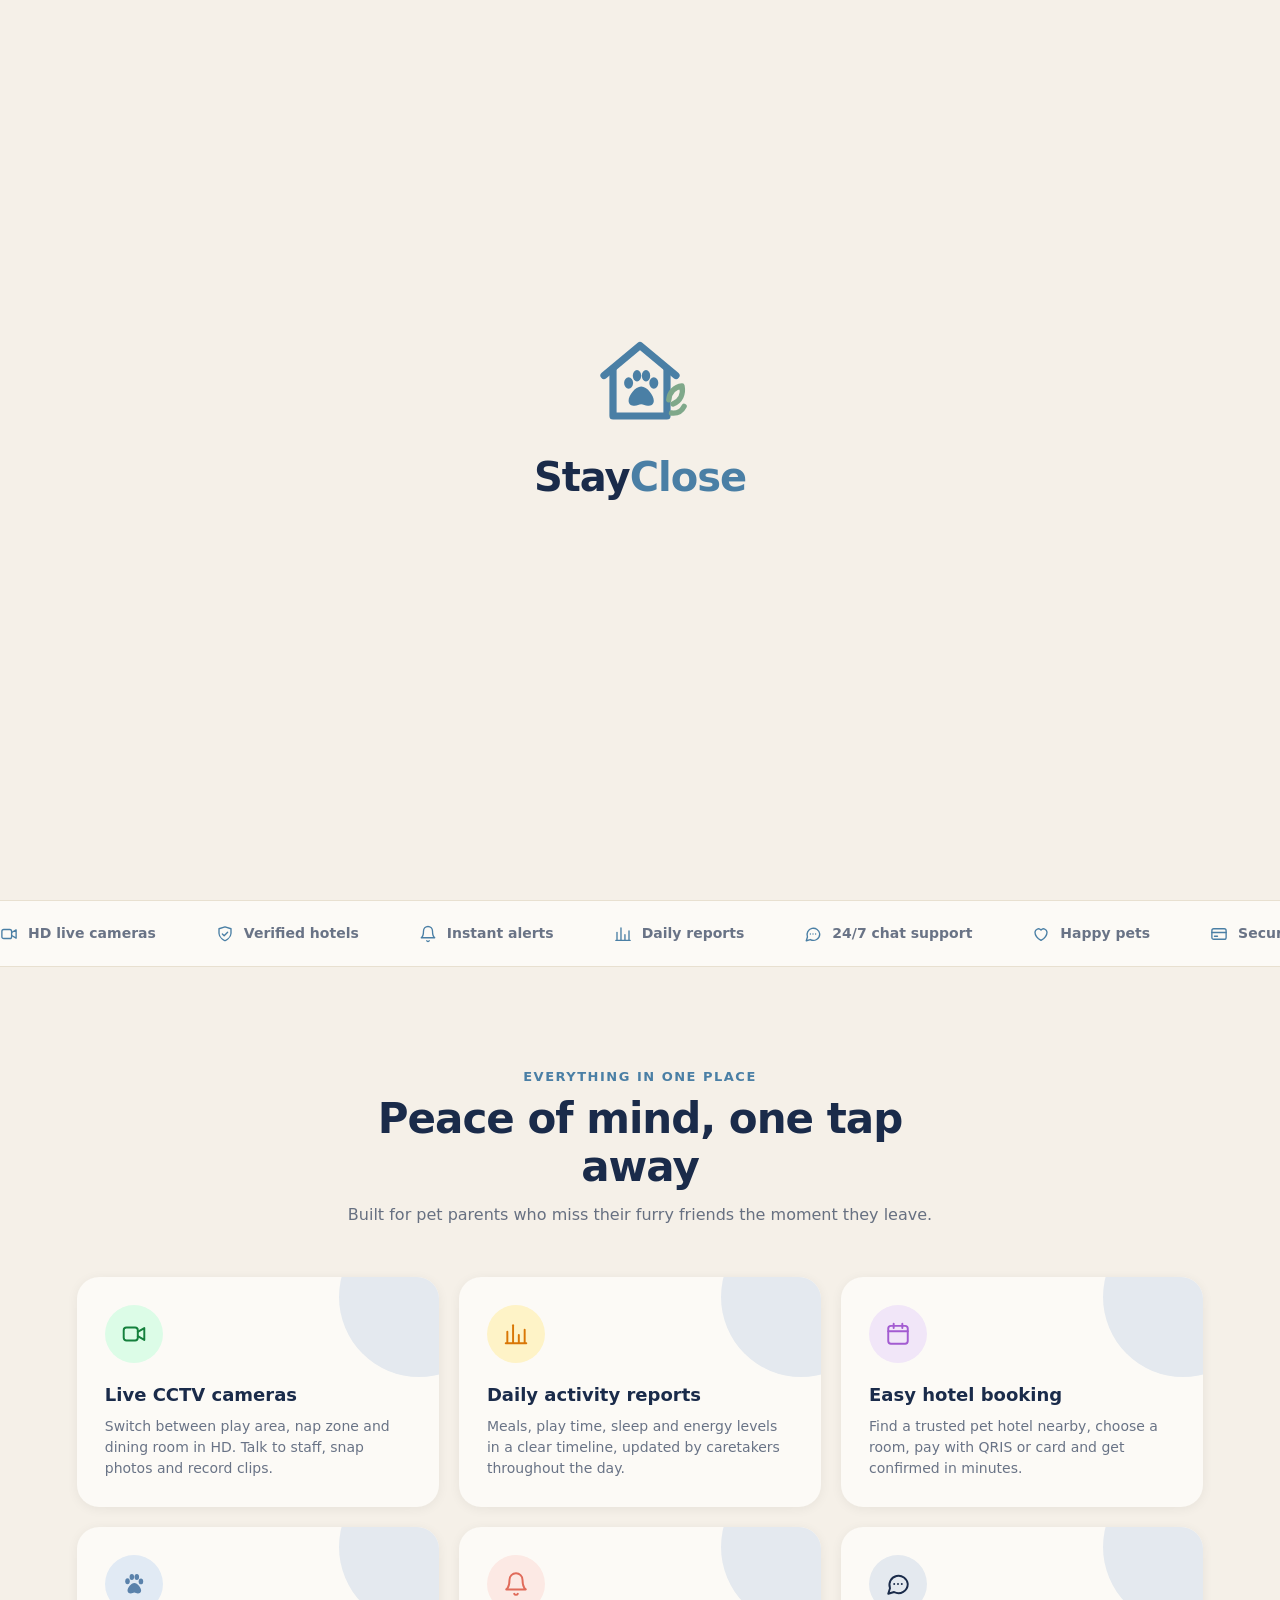
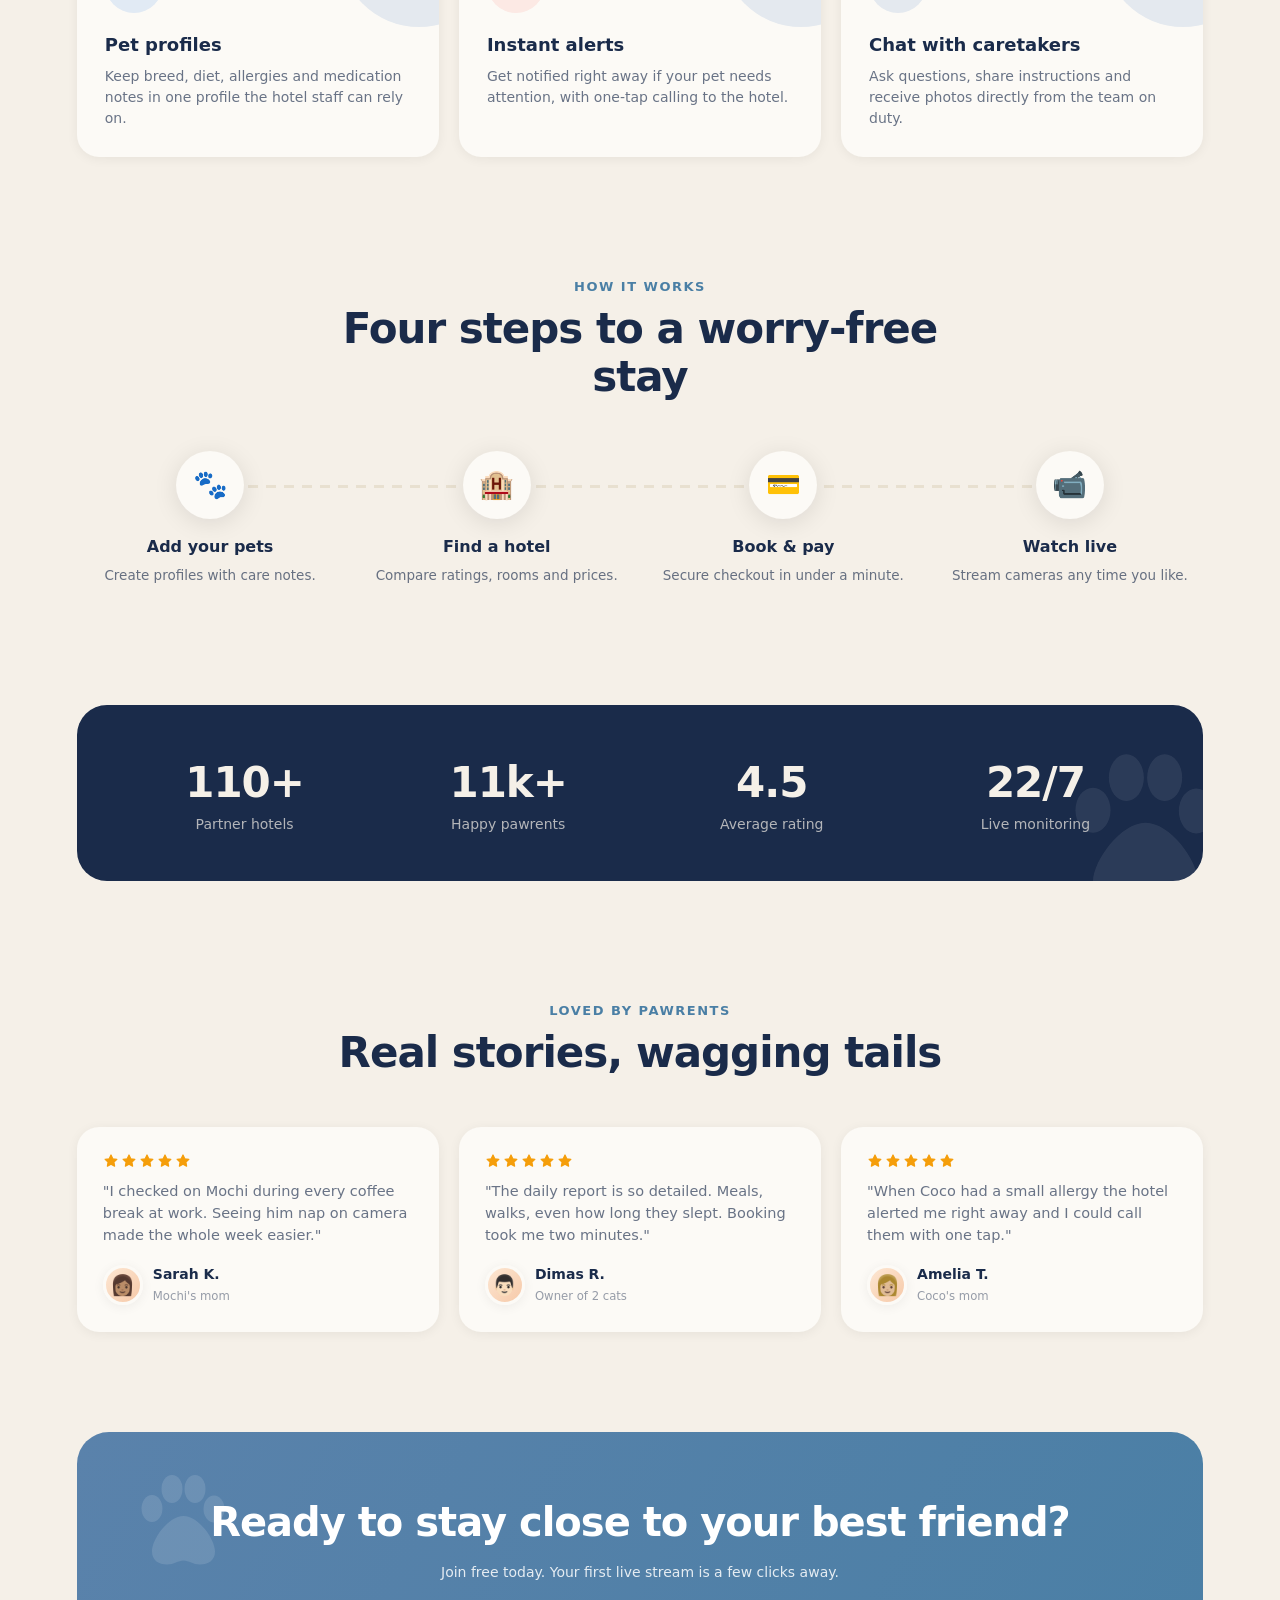
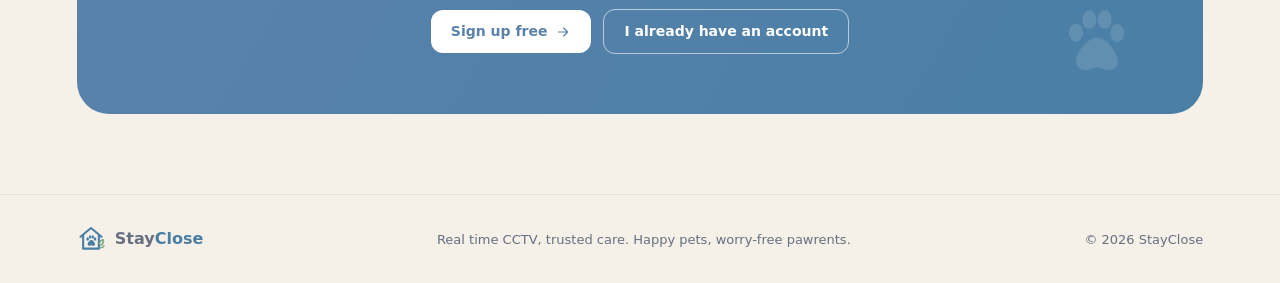
<file: index.html>
<!DOCTYPE html>
<html lang="en">
<head>
  <meta charset="UTF-8">
  <meta name="viewport" content="width=device-width, initial-scale=1.0">
  <title>StayClose — Smart Pet Hotel Monitoring</title>
  <meta name="description" content="Real-time CCTV, trusted care. Watch your pets live while they stay at the pet hotel.">
  <link rel="stylesheet" href="css/style.css">
  <link rel="stylesheet" href="css/landing.css">
</head>
<body data-page="intro" data-public="true">

  <!-- Splash intro -->
  <div class="splash" id="splash">
    <div class="splash-inner">
      <svg class="splash-logo icon" viewBox="0 0 32 32"><use href="#i-logo"></use></svg>
      <div class="splash-name">Stay<span>Close</span></div>
      <div class="splash-steps" id="splashSteps"></div>
    </div>
  </div>

  <!-- Nav -->
  <header class="l-nav" id="lnav">
    <a class="l-brand" href="index.html"><svg class="icon"><use href="#i-logo"></use></svg><span class="bn">Stay<span>Close</span></span></a>
    <nav class="l-links">
      <a href="#features">Features</a>
      <a href="#how">How it works</a>
      <a href="#love">Reviews</a>
    </nav>
    <div class="row" id="navCtas">
      <a class="btn btn-ghost" href="login.html">Log in</a>
      <a class="btn btn-primary" href="signup.html">Get started</a>
    </div>
  </header>

  <!-- Hero -->
  <section class="hero">
    <div class="hero-blob" style="width:420px;height:420px;background:#D6E3EF;left:-120px;top:80px"></div>
    <div class="hero-blob" style="width:360px;height:360px;background:#F6DFC4;right:-80px;bottom:-40px;animation-delay:-4s"></div>

    <div>
      <span class="eyebrow reveal"><span class="badge badge-red"><span class="live-dot"></span>LIVE</span> 24/7 CCTV at partner pet hotels</span>
      <h1 id="heroTitle">
        <span class="word">Away</span> <span class="word">from</span> <span class="word">home,</span><br>
        <span class="word">still</span> <span class="word hl">close.
          <svg viewBox="0 0 200 14" preserveAspectRatio="none"><path d="M3 10 C 50 2, 150 2, 197 9" stroke="#F59E0B" stroke-width="4" fill="none" stroke-linecap="round"/></svg>
        </span>
      </h1>
      <p class="lead reveal">StayClose connects you to your pet's hotel room in real time. Watch live cameras, read daily activity reports, chat with caretakers and book your next stay, all in one cozy place.</p>
      <div class="hero-ctas reveal">
        <a class="btn btn-primary" href="signup.html" id="heroCta">Create free account <svg class="icon arrow"><use href="#i-arrowRight"></use></svg></a>
        <a class="btn btn-outline" href="login.html?demo=1"><svg class="icon"><use href="#i-play"></use></svg> Try the demo</a>
      </div>
      <div class="trust reveal">
        <div class="faces"><span>👩🏻</span><span>👨🏽</span><span>👩🏾</span><span>🧑🏼</span></div>
        <div><b style="color:var(--text)">12,000+ pawrents</b><br>sleep easier with StayClose</div>
      </div>
    </div>

    <div class="scene reveal" id="scene">
      <div class="scene-card" id="sceneCard">
        <div class="scene-room">
          <div class="scene-window"><div class="sun"></div><div class="cloud"></div></div>
          <div class="scene-lamp"><div class="glow"></div><div class="shade"></div><div class="pole"></div></div>
          <div class="scene-plant">🪴</div>
          <div class="scene-bed"></div>
          <div class="scene-dog" id="dog" title="Pet me!">🐕</div>
          <div class="scene-cat" id="cat" title="Pet me!">🐈</div>
          <div class="scene-ball"></div>
          <div id="hearts"></div>
        </div>
        <div class="scan"></div>
        <div class="cam-hud"><span class="tag red"><span class="live-dot" style="background:#fff"></span>LIVE</span><span class="tag">1080p</span><span class="tag">Nap Zone</span></div>
        <div class="cam-time" id="camTime"></div>
      </div>
      <div class="float-card fc-1"><span class="tile sm t-green"><svg class="icon"><use href="#i-fork"></use></svg></span><div><b>Brownie ate breakfast</b><small>2 min ago</small></div></div>
      <div class="float-card fc-3"><span class="tile sm t-blue"><svg class="icon"><use href="#i-moon"></use></svg></span><div><b>Luna is napping</b><small>Nap Zone</small></div></div>
      <div class="float-card fc-2"><span class="tile sm t-orange"><svg class="icon"><use href="#i-heart"></use></svg></span><div><b>Mood: Happy</b><small>Energy level high</small></div></div>
    </div>
  </section>

  <div class="marquee"><div class="marquee-track" id="marquee"></div></div>

  <!-- Features -->
  <section class="l-section" id="features">
    <div class="l-head reveal">
      <div class="kicker">Everything in one place</div>
      <h2>Peace of mind, one tap away</h2>
      <p>Built for pet parents who miss their furry friends the moment they leave.</p>
    </div>
    <div class="features">
      <div class="feature reveal"><span class="tile lg t-green"><svg class="icon"><use href="#i-video"></use></svg></span><h3>Live CCTV cameras</h3><p>Switch between play area, nap zone and dining room in HD. Talk to staff, snap photos and record clips.</p></div>
      <div class="feature reveal"><span class="tile lg t-orange"><svg class="icon"><use href="#i-chart"></use></svg></span><h3>Daily activity reports</h3><p>Meals, play time, sleep and energy levels in a clear timeline, updated by caretakers throughout the day.</p></div>
      <div class="feature reveal"><span class="tile lg t-purple"><svg class="icon"><use href="#i-calendar"></use></svg></span><h3>Easy hotel booking</h3><p>Find a trusted pet hotel nearby, choose a room, pay with QRIS or card and get confirmed in minutes.</p></div>
      <div class="feature reveal"><span class="tile lg t-blue"><svg class="icon"><use href="#i-paw"></use></svg></span><h3>Pet profiles</h3><p>Keep breed, diet, allergies and medication notes in one profile the hotel staff can rely on.</p></div>
      <div class="feature reveal"><span class="tile lg t-red"><svg class="icon"><use href="#i-bell"></use></svg></span><h3>Instant alerts</h3><p>Get notified right away if your pet needs attention, with one-tap calling to the hotel.</p></div>
      <div class="feature reveal"><span class="tile lg t-navy"><svg class="icon"><use href="#i-chat"></use></svg></span><h3>Chat with caretakers</h3><p>Ask questions, share instructions and receive photos directly from the team on duty.</p></div>
    </div>
  </section>

  <!-- How it works -->
  <section class="l-section" id="how" style="padding-top:20px">
    <div class="l-head reveal">
      <div class="kicker">How it works</div>
      <h2>Four steps to a worry-free stay</h2>
    </div>
    <div class="steps">
      <div class="step reveal"><div class="num">🐾</div><h4>Add your pets</h4><p>Create profiles with care notes.</p></div>
      <div class="step reveal"><div class="num">🏨</div><h4>Find a hotel</h4><p>Compare ratings, rooms and prices.</p></div>
      <div class="step reveal"><div class="num">💳</div><h4>Book & pay</h4><p>Secure checkout in under a minute.</p></div>
      <div class="step reveal"><div class="num">📹</div><h4>Watch live</h4><p>Stream cameras any time you like.</p></div>
    </div>
  </section>

  <section class="l-section" style="padding-top:20px">
    <div class="stats reveal">
      <svg class="icon paw paw-bg"><use href="#i-paw"></use></svg>
      <div class="stat"><b data-count="120" data-suffix="+">0</b><span>Partner hotels</span></div>
      <div class="stat"><b data-count="12" data-suffix="k+">0</b><span>Happy pawrents</span></div>
      <div class="stat"><b data-count="4.9" data-decimals="1">0</b><span>Average rating</span></div>
      <div class="stat"><b data-count="24" data-suffix="/7">0</b><span>Live monitoring</span></div>
    </div>
  </section>

  <!-- Testimonials -->
  <section class="l-section" id="love" style="padding-top:20px">
    <div class="l-head reveal"><div class="kicker">Loved by pawrents</div><h2>Real stories, wagging tails</h2></div>
    <div class="testis">
      <div class="testi reveal"><div class="stars" data-stars></div><p>"I checked on Mochi during every coffee break at work. Seeing him nap on camera made the whole week easier."</p><div class="who"><div class="avatar" style="width:40px;height:40px;font-size:20px">👩🏽</div><div><b>Sarah K.</b><br><small class="muted">Mochi's mom</small></div></div></div>
      <div class="testi reveal"><div class="stars" data-stars></div><p>"The daily report is so detailed. Meals, walks, even how long they slept. Booking took me two minutes."</p><div class="who"><div class="avatar" style="width:40px;height:40px;font-size:20px">👨🏻</div><div><b>Dimas R.</b><br><small class="muted">Owner of 2 cats</small></div></div></div>
      <div class="testi reveal"><div class="stars" data-stars></div><p>"When Coco had a small allergy the hotel alerted me right away and I could call them with one tap."</p><div class="who"><div class="avatar" style="width:40px;height:40px;font-size:20px">👩🏼</div><div><b>Amelia T.</b><br><small class="muted">Coco's mom</small></div></div></div>
    </div>
  </section>

  <section class="cta-band reveal">
    <svg class="icon paw deco" style="width:120px;height:120px;left:4%;top:10%"><use href="#i-paw"></use></svg>
    <svg class="icon paw deco" style="width:80px;height:80px;right:6%;bottom:12%;animation-delay:-3s"><use href="#i-paw"></use></svg>
    <h2>Ready to stay close to your best friend?</h2>
    <p>Join free today. Your first live stream is a few clicks away.</p>
    <div class="row" style="justify-content:center;flex-wrap:wrap">
      <a class="btn btn-outline" href="signup.html">Sign up free <svg class="icon arrow"><use href="#i-arrowRight"></use></svg></a>
      <a class="btn" style="color:#fff;border:1.5px solid rgba(255,255,255,.6)" href="login.html">I already have an account</a>
    </div>
  </section>

  <footer class="l-foot">
    <div class="l-brand" style="font-size:16px"><svg class="icon" style="width:28px;height:28px"><use href="#i-logo"></use></svg><span class="bn">Stay<span>Close</span></span></div>
    <div>Real time CCTV, trusted care. Happy pets, worry-free pawrents.</div>
    <div>© 2026 StayClose</div>
  </footer>

  <script src="js/icons.js"></script>
  <script src="js/db.js"></script>
  <script src="js/app.js"></script>
  <script src="js/pages/intro.js"></script>
</body>
</html>
</file>
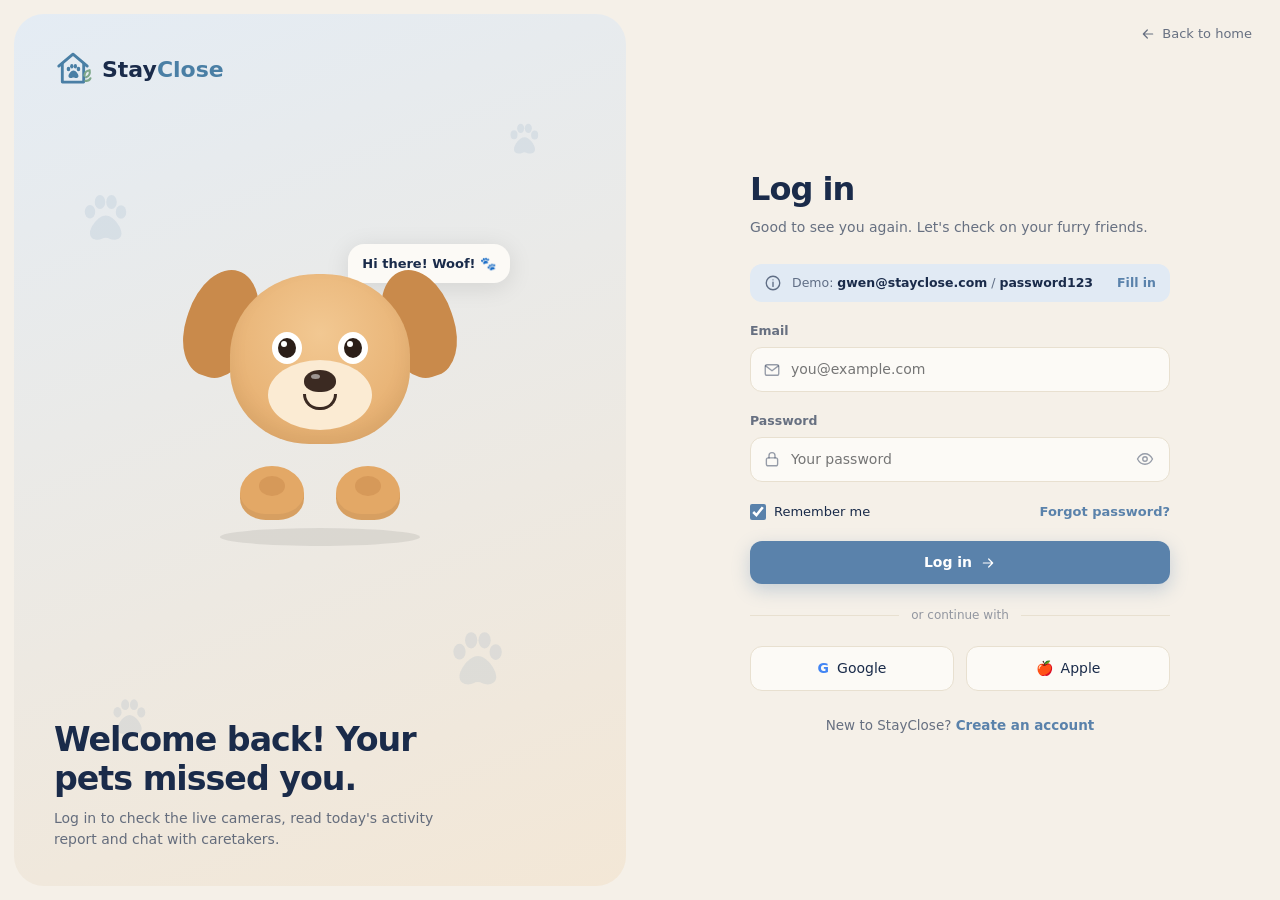
<file: activity.html>
<!DOCTYPE html>
<html lang="en">
<head>
  <meta charset="UTF-8">
  <meta name="viewport" content="width=device-width, initial-scale=1.0">
  <title>Activity Report — StayClose</title>
  <link rel="stylesheet" href="css/style.css">
  <link rel="stylesheet" href="css/pages.css">
</head>
<body data-page="activity">
  <div class="app">
    <aside id="sidebar"></aside>
    <main class="main">
      <header id="topbar" data-mode="search"></header>
      <div id="view"></div>
    </main>
  </div>
  <script src="js/icons.js"></script>
  <script src="js/db.js"></script>
  <script src="js/app.js"></script>
  <script src="js/widgets.js"></script>
  <script src="js/pages/activity.js"></script>
</body>
</html>
</file>
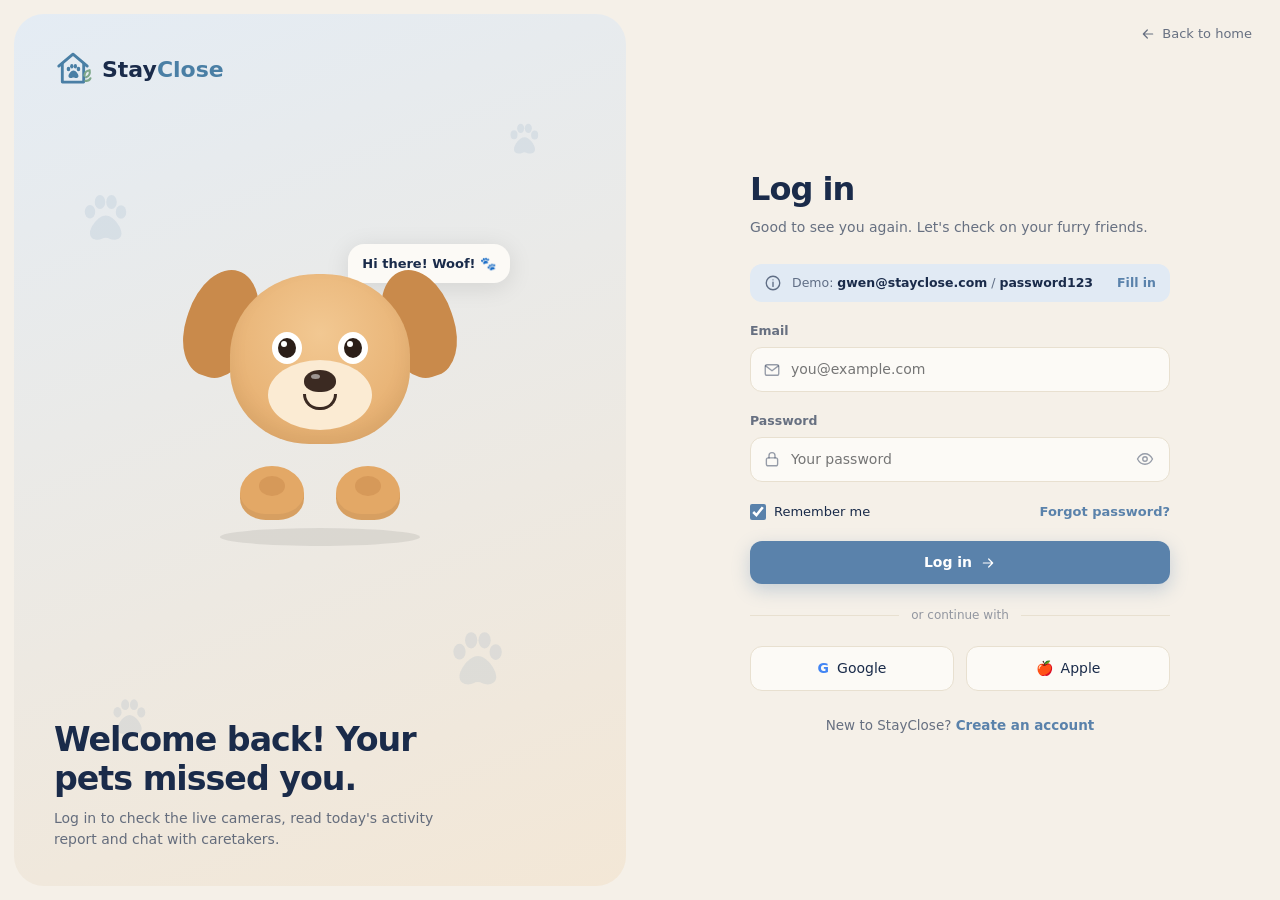
<file: bookings.html>
<!DOCTYPE html>
<html lang="en">
<head>
  <meta charset="UTF-8">
  <meta name="viewport" content="width=device-width, initial-scale=1.0">
  <title>My Bookings — StayClose</title>
  <link rel="stylesheet" href="css/style.css">
  <link rel="stylesheet" href="css/pages.css">
</head>
<body data-page="bookings">
  <div class="app">
    <aside id="sidebar"></aside>
    <main class="main">
      <header id="topbar" data-mode="search"></header>
      <div id="view"></div>
    </main>
  </div>
  <script src="js/icons.js"></script>
  <script src="js/db.js"></script>
  <script src="js/app.js"></script>
  <script src="js/widgets.js"></script>
  <script src="js/pages/bookings.js"></script>
</body>
</html>
</file>
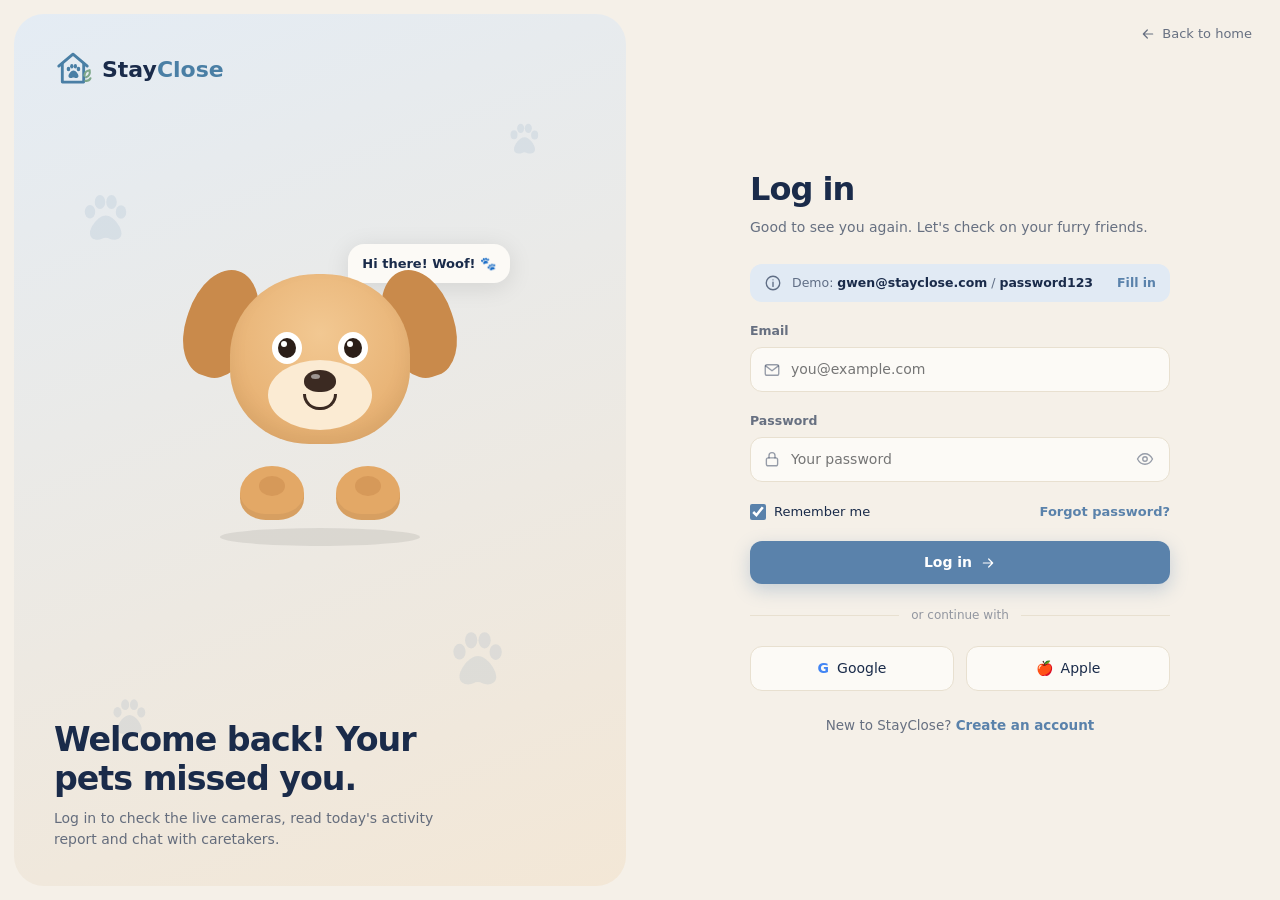
<file: chat.html>
<!DOCTYPE html>
<html lang="en">
<head>
  <meta charset="UTF-8">
  <meta name="viewport" content="width=device-width, initial-scale=1.0">
  <title>Chat Support — StayClose</title>
  <link rel="stylesheet" href="css/style.css">
  <link rel="stylesheet" href="css/pages.css">
</head>
<body data-page="chat">
  <div class="app">
    <aside id="sidebar"></aside>
    <main class="main">
      <header id="topbar" data-mode="search"></header>
      <div id="view"></div>
    </main>
  </div>
  <script src="js/icons.js"></script>
  <script src="js/db.js"></script>
  <script src="js/app.js"></script>
  <script src="js/widgets.js"></script>
  <script src="js/pages/chat.js"></script>
</body>
</html>
</file>
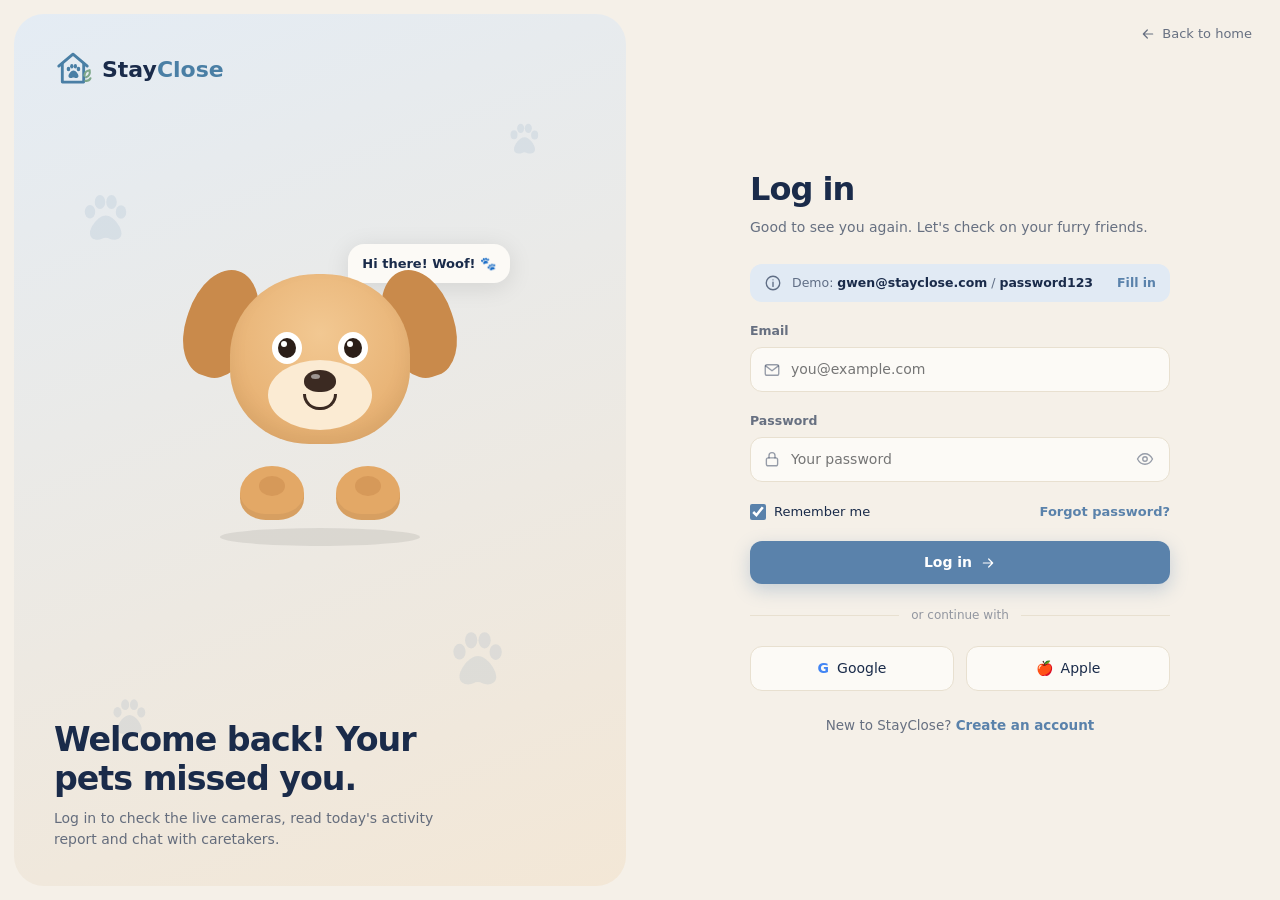
<file: dashboard.html>
<!DOCTYPE html>
<html lang="en">
<head>
  <meta charset="UTF-8">
  <meta name="viewport" content="width=device-width, initial-scale=1.0">
  <title>Dashboard — StayClose</title>
  <link rel="stylesheet" href="css/style.css">
  <link rel="stylesheet" href="css/pages.css">
</head>
<body data-page="dashboard">
  <div class="app">
    <aside id="sidebar"></aside>
    <main class="main">
      <header id="topbar" data-mode="greet"></header>
      <div id="view"></div>
    </main>
  </div>
  <script src="js/icons.js"></script>
  <script src="js/db.js"></script>
  <script src="js/app.js"></script>
  <script src="js/widgets.js"></script>
  <script src="js/pages/dashboard.js"></script>
</body>
</html>
</file>
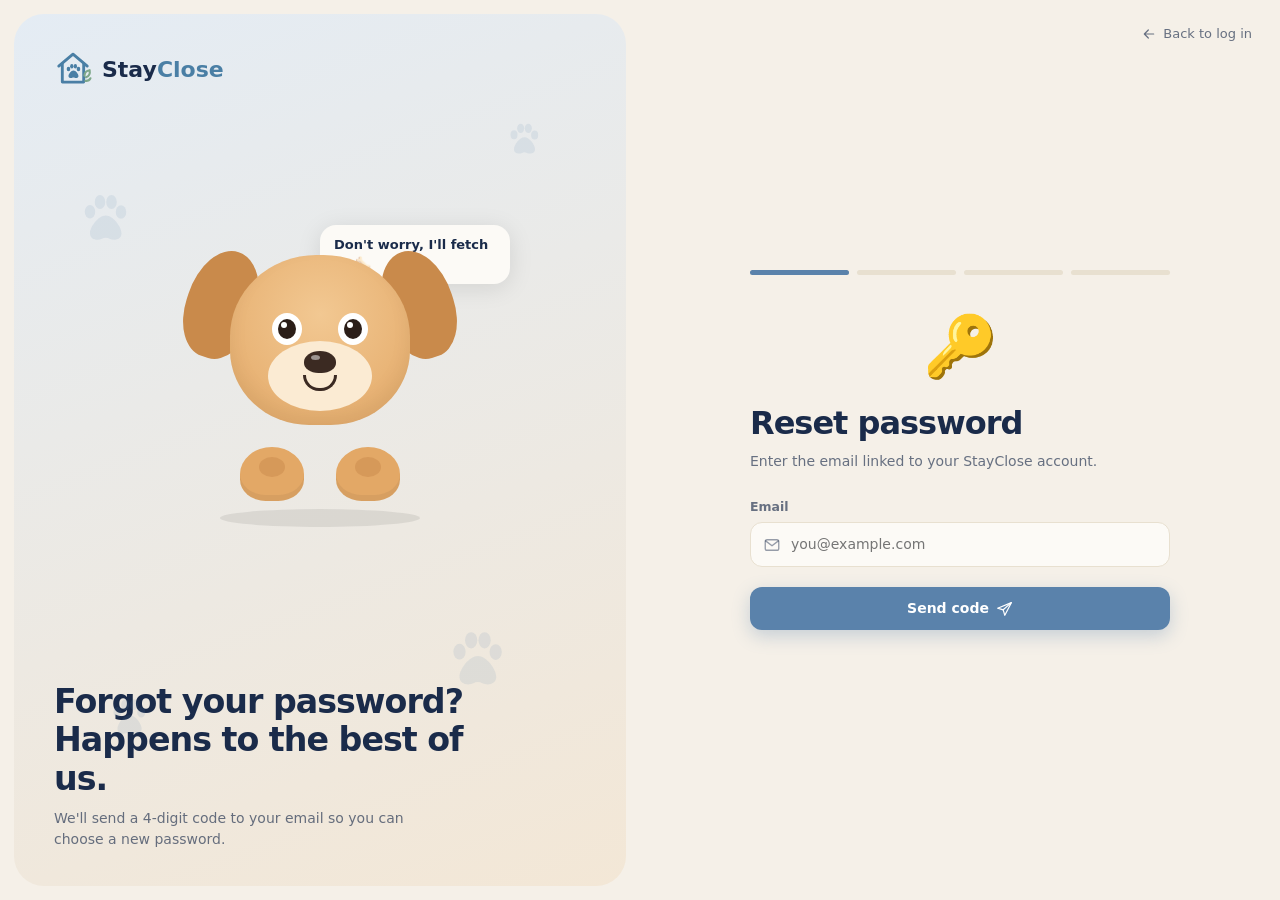
<file: forgot-password.html>
<!DOCTYPE html>
<html lang="en">
<head>
  <meta charset="UTF-8">
  <meta name="viewport" content="width=device-width, initial-scale=1.0">
  <title>Forgot password — StayClose</title>
  <link rel="stylesheet" href="css/style.css">
  <link rel="stylesheet" href="css/auth.css">
</head>
<body data-page="forgot" data-public="true">
  <div class="auth">
    <aside class="auth-art" id="authArt"
      data-title="Forgot your password? Happens to the best of us."
      data-text="We'll send a 4-digit code to your email so you can choose a new password."
      data-say="Don't worry, I'll fetch it! 🦴"></aside>

    <main class="auth-form">
      <a class="back-home" href="login.html"><svg class="icon"><use href="#i-arrowLeft"></use></svg> Back to log in</a>
      <div class="auth-card">
        <div class="fp-steps"><i class="on"></i><i></i><i></i><i></i></div>

        <!-- 1. email -->
        <section class="fp-pane active" data-step="1">
          <div class="mail-anim">🔑</div>
          <h1>Reset password</h1>
          <p class="sub">Enter the email linked to your StayClose account.</p>
          <form id="fpEmail" novalidate>
            <div class="field">
              <label for="email">Email</label>
              <div class="input-icon"><svg class="icon"><use href="#i-mail"></use></svg><input class="input" id="email" type="email" placeholder="you@example.com" required></div>
              <div class="field-err">Please enter a valid email.</div>
            </div>
            <button class="btn btn-primary btn-block" type="submit">Send code <svg class="icon arrow"><use href="#i-send"></use></svg></button>
          </form>
        </section>

        <!-- 2. code -->
        <section class="fp-pane" data-step="2">
          <div class="mail-anim">📬</div>
          <h1>Check your inbox</h1>
          <p class="sub">We sent a 4-digit code to <b id="sentTo"></b>.</p>
          <form id="fpCode" novalidate>
            <div class="otp">
              <input inputmode="numeric" maxlength="1" aria-label="Digit 1"><input inputmode="numeric" maxlength="1" aria-label="Digit 2"><input inputmode="numeric" maxlength="1" aria-label="Digit 3"><input inputmode="numeric" maxlength="1" aria-label="Digit 4">
            </div>
            <button class="btn btn-primary btn-block" type="submit">Verify code</button>
            <p class="auth-foot">Didn't get it? <a class="link" href="#" id="resend">Resend code</a> <span class="muted" id="resendTimer"></span></p>
          </form>
        </section>

        <!-- 3. new password -->
        <section class="fp-pane" data-step="3">
          <div class="mail-anim">🔒</div>
          <h1>New password</h1>
          <p class="sub">Choose something you haven't used before.</p>
          <form id="fpNew" novalidate>
            <div class="field">
              <label for="password">New password</label>
              <div class="input-icon"><svg class="icon"><use href="#i-lock"></use></svg><input class="input" id="password" type="password" placeholder="At least 8 characters" required data-pw data-strength>
                <button class="pw-toggle" type="button" aria-label="Show password"><svg class="icon"><use href="#i-eye"></use></svg></button></div>
              <div class="strength"><i></i><i></i><i></i><i></i></div>
              <div class="strength-label" id="strengthLabel">Use 8+ characters with a number and a symbol.</div>
              <div class="field-err">Password must be at least 8 characters.</div>
            </div>
            <div class="field">
              <label for="confirm">Confirm password</label>
              <div class="input-icon"><svg class="icon"><use href="#i-lock"></use></svg><input class="input" id="confirm" type="password" placeholder="Repeat password" required data-pw></div>
              <div class="field-err">Passwords don't match.</div>
            </div>
            <button class="btn btn-primary btn-block" type="submit">Update password</button>
          </form>
        </section>

        <!-- 4. done -->
        <section class="fp-pane" data-step="4" style="text-align:center">
          <div class="success-icon"><svg viewBox="0 0 24 24"><path d="m5 12.5 4.5 4.5L19 7.5"/></svg></div>
          <h1>All set!</h1>
          <p class="sub">Your password has been updated. You can log in with your new password now.</p>
          <a class="btn btn-primary btn-block" href="login.html">Back to log in <svg class="icon arrow"><use href="#i-arrowRight"></use></svg></a>
        </section>
      </div>
    </main>
  </div>

  <script src="js/icons.js"></script>
  <script src="js/db.js"></script>
  <script src="js/app.js"></script>
  <script src="js/pages/auth.js"></script>
</body>
</html>
</file>
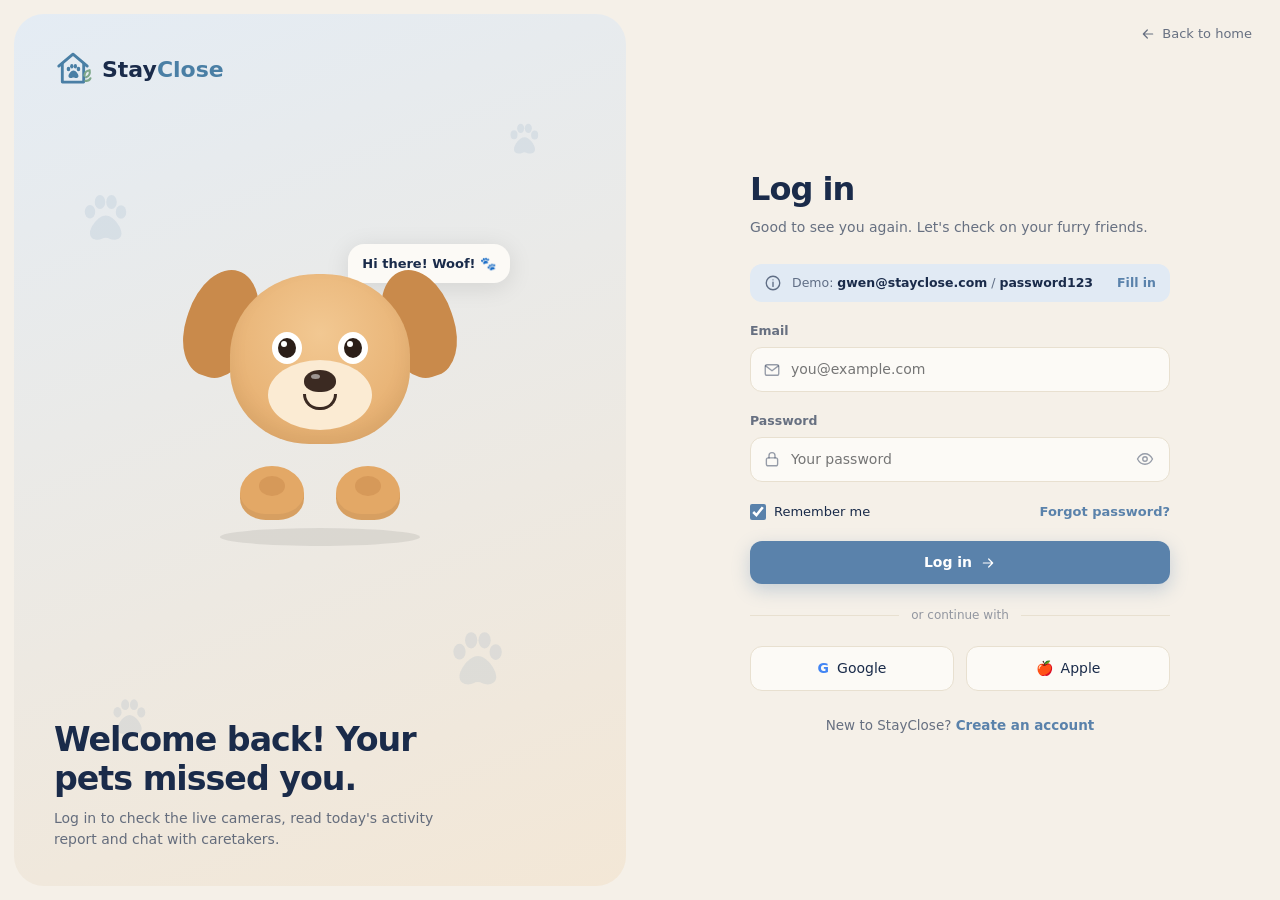
<file: live.html>
<!DOCTYPE html>
<html lang="en">
<head>
  <meta charset="UTF-8">
  <meta name="viewport" content="width=device-width, initial-scale=1.0">
  <title>Live Monitoring — StayClose</title>
  <link rel="stylesheet" href="css/style.css">
  <link rel="stylesheet" href="css/pages.css">
</head>
<body data-page="live">
  <div class="app">
    <aside id="sidebar"></aside>
    <main class="main">
      <header id="topbar" data-mode="search"></header>
      <div id="view"></div>
    </main>
  </div>
  <script src="js/icons.js"></script>
  <script src="js/db.js"></script>
  <script src="js/app.js"></script>
  <script src="js/widgets.js"></script>
  <script src="js/pages/live.js"></script>
</body>
</html>
</file>
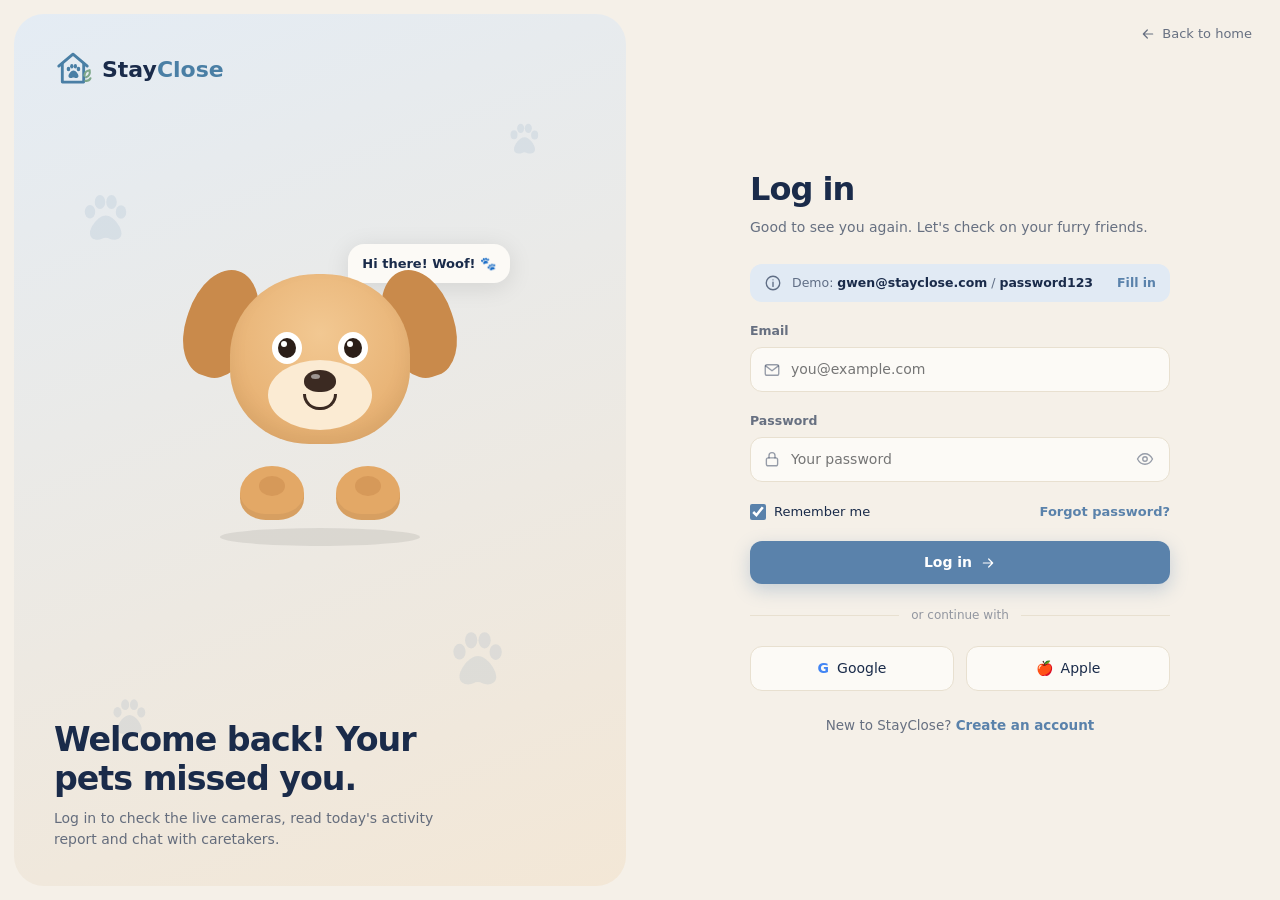
<file: login.html>
<!DOCTYPE html>
<html lang="en">
<head>
  <meta charset="UTF-8">
  <meta name="viewport" content="width=device-width, initial-scale=1.0">
  <title>Log in — StayClose</title>
  <link rel="stylesheet" href="css/style.css">
  <link rel="stylesheet" href="css/auth.css">
</head>
<body data-page="login" data-public="true">
  <div class="auth">
    <aside class="auth-art" id="authArt"
      data-title="Welcome back! Your pets missed you."
      data-text="Log in to check the live cameras, read today's activity report and chat with caretakers."
      data-say="Hi there! Woof! 🐾"></aside>

    <main class="auth-form">
      <a class="back-home" href="index.html"><svg class="icon"><use href="#i-arrowLeft"></use></svg> Back to home</a>
      <div class="auth-card">
        <h1>Log in</h1>
        <p class="sub">Good to see you again. Let's check on your furry friends.</p>

        <div class="demo-hint"><svg class="icon"><use href="#i-info"></use></svg><span>Demo: <b>gwen@stayclose.com</b> / <b>password123</b></span><button type="button" id="fillDemo">Fill in</button></div>

        <form id="loginForm" novalidate>
          <div class="field" style="animation-delay:.05s">
            <label for="email">Email</label>
            <div class="input-icon"><svg class="icon"><use href="#i-mail"></use></svg><input class="input" id="email" type="email" placeholder="you@example.com" autocomplete="email" required></div>
            <div class="field-err">Please enter a valid email.</div>
          </div>
          <div class="field" style="animation-delay:.1s">
            <label for="password">Password</label>
            <div class="input-icon"><svg class="icon"><use href="#i-lock"></use></svg><input class="input" id="password" type="password" placeholder="Your password" autocomplete="current-password" required data-pw>
              <button class="pw-toggle" type="button" aria-label="Show password"><svg class="icon"><use href="#i-eye"></use></svg></button></div>
            <div class="field-err">Password is required.</div>
          </div>
          <div class="auth-row">
            <label class="checkbox"><input type="checkbox" id="remember" checked> Remember me</label>
            <a class="link" href="forgot-password.html">Forgot password?</a>
          </div>
          <button class="btn btn-primary btn-block" type="submit" id="submitBtn">Log in <svg class="icon arrow"><use href="#i-arrowRight"></use></svg></button>
        </form>

        <div class="divider">or continue with</div>
        <div class="socials">
          <button class="btn btn-outline" data-social="Google"><b style="color:#4285F4">G</b> Google</button>
          <button class="btn btn-outline" data-social="Apple"><b>🍎</b> Apple</button>
        </div>
        <p class="auth-foot">New to StayClose? <a class="link" href="signup.html">Create an account</a></p>
      </div>
    </main>
  </div>

  <script src="js/icons.js"></script>
  <script src="js/db.js"></script>
  <script src="js/app.js"></script>
  <script src="js/pages/auth.js"></script>
</body>
</html>
</file>
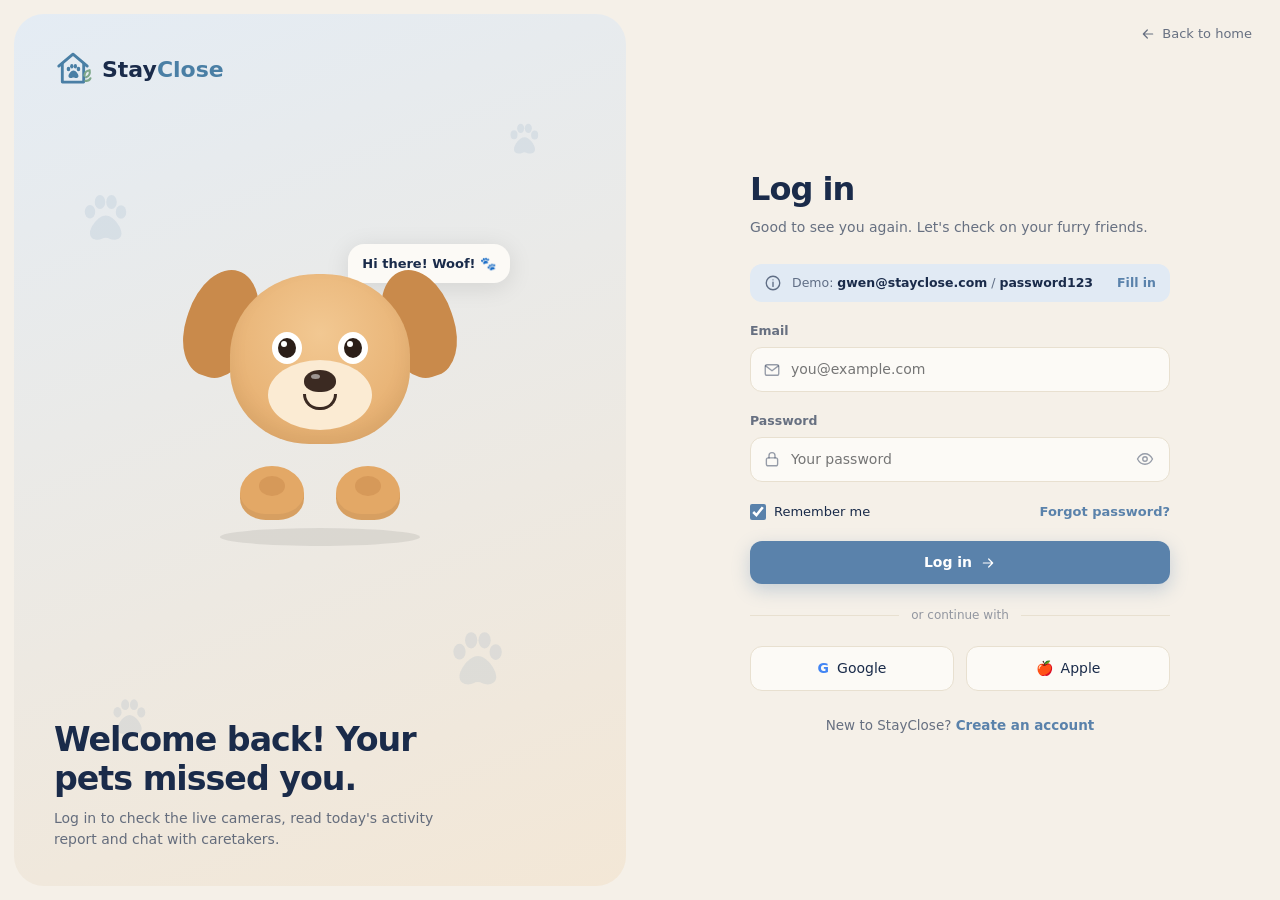
<file: notifications.html>
<!DOCTYPE html>
<html lang="en">
<head>
  <meta charset="UTF-8">
  <meta name="viewport" content="width=device-width, initial-scale=1.0">
  <title>Notifications — StayClose</title>
  <link rel="stylesheet" href="css/style.css">
  <link rel="stylesheet" href="css/pages.css">
</head>
<body data-page="notifications">
  <div class="app">
    <aside id="sidebar"></aside>
    <main class="main">
      <header id="topbar" data-mode="greet"></header>
      <div id="view"></div>
    </main>
  </div>
  <script src="js/icons.js"></script>
  <script src="js/db.js"></script>
  <script src="js/app.js"></script>
  <script src="js/widgets.js"></script>
  <script src="js/pages/notifications.js"></script>
</body>
</html>
</file>
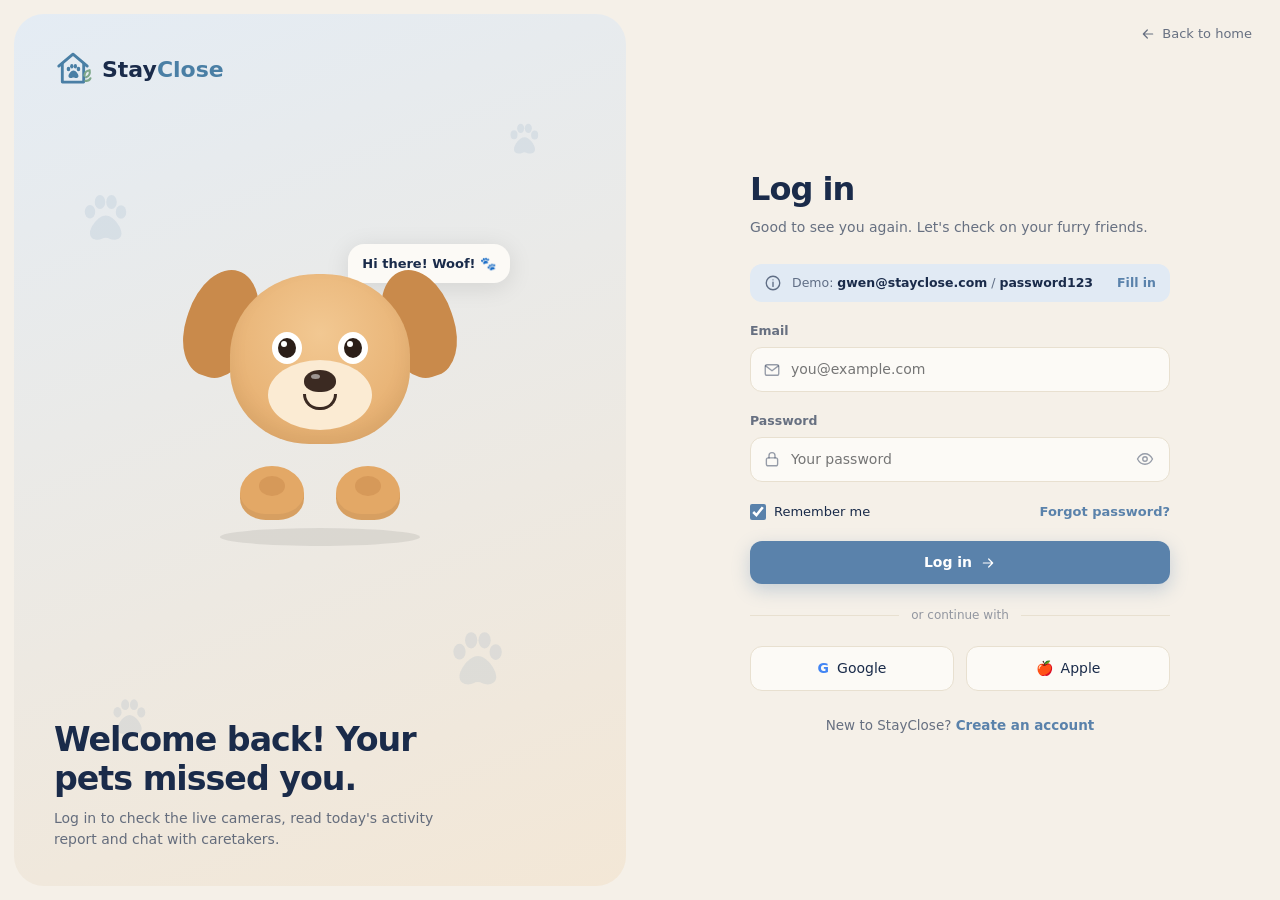
<file: pets.html>
<!DOCTYPE html>
<html lang="en">
<head>
  <meta charset="UTF-8">
  <meta name="viewport" content="width=device-width, initial-scale=1.0">
  <title>Pet Profiles — StayClose</title>
  <link rel="stylesheet" href="css/style.css">
  <link rel="stylesheet" href="css/pages.css">
</head>
<body data-page="pets">
  <div class="app">
    <aside id="sidebar"></aside>
    <main class="main">
      <header id="topbar" data-mode="search"></header>
      <div id="view"></div>
    </main>
  </div>
  <script src="js/icons.js"></script>
  <script src="js/db.js"></script>
  <script src="js/app.js"></script>
  <script src="js/widgets.js"></script>
  <script src="js/pages/pets.js"></script>
</body>
</html>
</file>
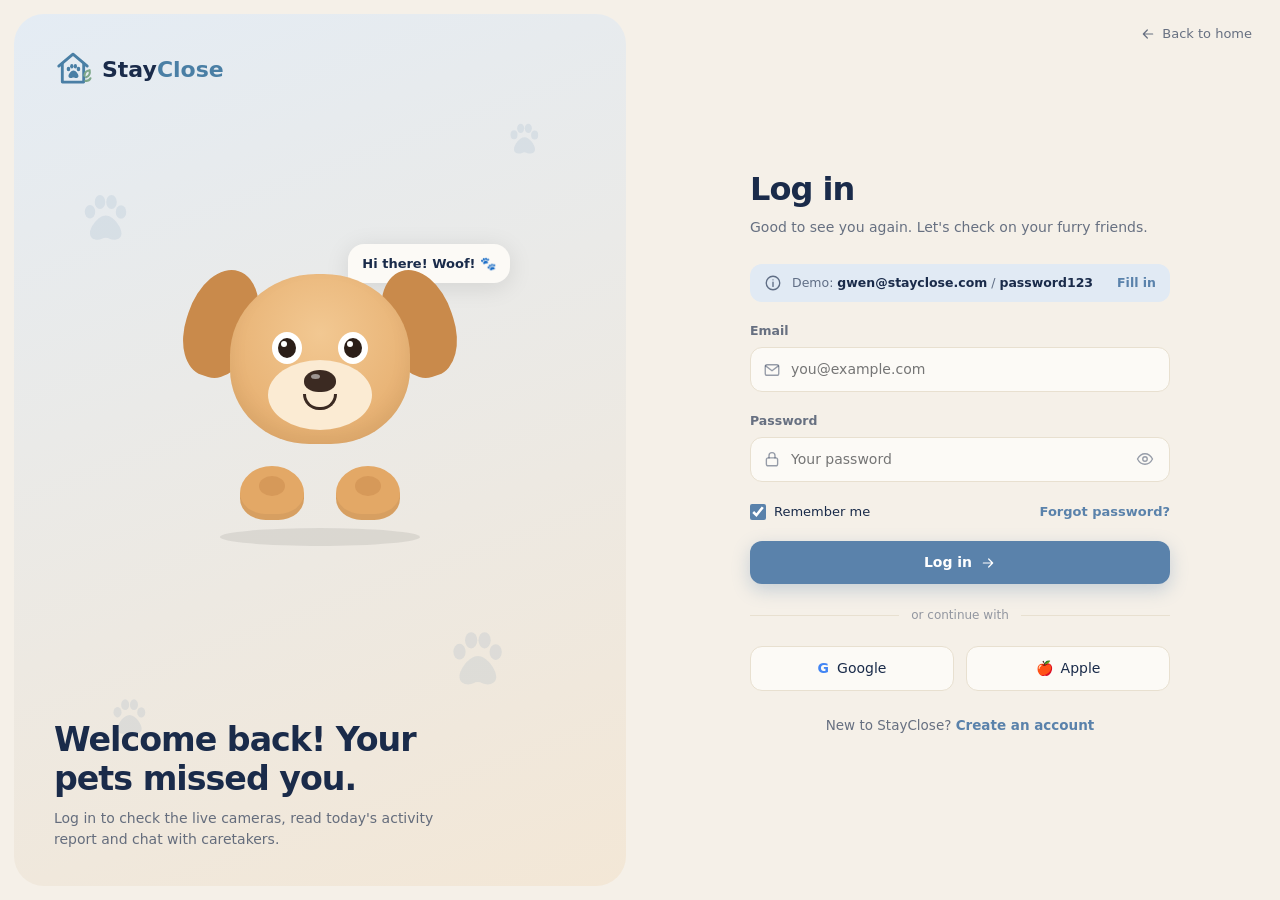
<file: settings.html>
<!DOCTYPE html>
<html lang="en">
<head>
  <meta charset="UTF-8">
  <meta name="viewport" content="width=device-width, initial-scale=1.0">
  <title>Settings — StayClose</title>
  <link rel="stylesheet" href="css/style.css">
  <link rel="stylesheet" href="css/pages.css">
</head>
<body data-page="settings">
  <div class="app">
    <aside id="sidebar"></aside>
    <main class="main">
      <header id="topbar" data-mode="search"></header>
      <div id="view"></div>
    </main>
  </div>
  <script src="js/icons.js"></script>
  <script src="js/db.js"></script>
  <script src="js/app.js"></script>
  <script src="js/widgets.js"></script>
  <script src="js/pages/settings.js"></script>
</body>
</html>
</file>
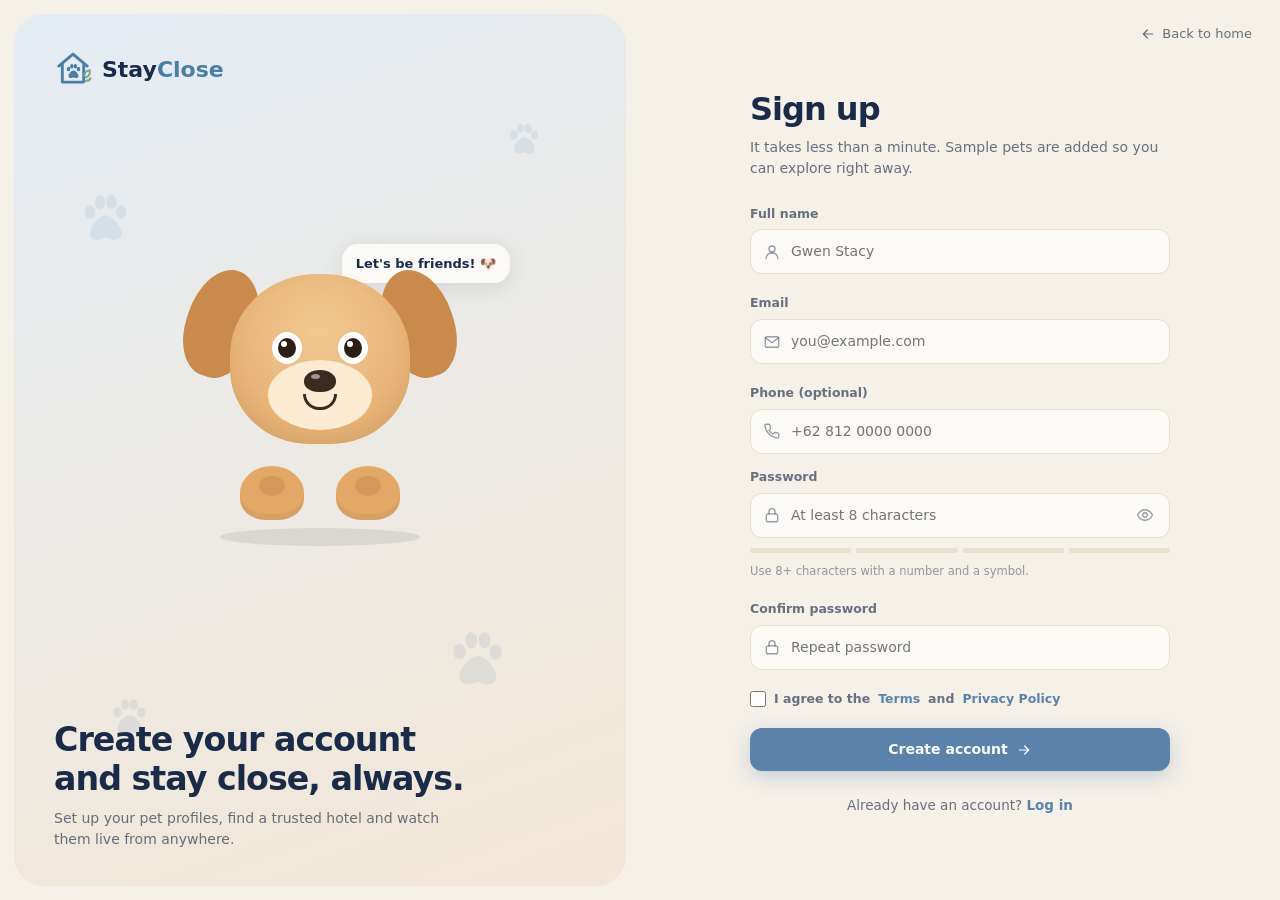
<file: signup.html>
<!DOCTYPE html>
<html lang="en">
<head>
  <meta charset="UTF-8">
  <meta name="viewport" content="width=device-width, initial-scale=1.0">
  <title>Sign up — StayClose</title>
  <link rel="stylesheet" href="css/style.css">
  <link rel="stylesheet" href="css/auth.css">
</head>
<body data-page="signup" data-public="true">
  <div class="auth">
    <aside class="auth-art" id="authArt"
      data-title="Create your account and stay close, always."
      data-text="Set up your pet profiles, find a trusted hotel and watch them live from anywhere."
      data-say="Let's be friends! 🐶"></aside>

    <main class="auth-form">
      <a class="back-home" href="index.html"><svg class="icon"><use href="#i-arrowLeft"></use></svg> Back to home</a>
      <div class="auth-card">
        <h1>Sign up</h1>
        <p class="sub">It takes less than a minute. Sample pets are added so you can explore right away.</p>

        <form id="signupForm" novalidate>
          <div class="field" style="animation-delay:.05s">
            <label for="name">Full name</label>
            <div class="input-icon"><svg class="icon"><use href="#i-user"></use></svg><input class="input" id="name" placeholder="Gwen Stacy" autocomplete="name" required></div>
            <div class="field-err">Please tell us your name.</div>
          </div>
          <div class="field" style="animation-delay:.1s">
            <label for="email">Email</label>
            <div class="input-icon"><svg class="icon"><use href="#i-mail"></use></svg><input class="input" id="email" type="email" placeholder="you@example.com" autocomplete="email" required></div>
            <div class="field-err">Please enter a valid email.</div>
          </div>
          <div class="field" style="animation-delay:.15s">
            <label for="phone">Phone (optional)</label>
            <div class="input-icon"><svg class="icon"><use href="#i-phone"></use></svg><input class="input" id="phone" type="tel" placeholder="+62 812 0000 0000" autocomplete="tel"></div>
          </div>
          <div class="field" style="animation-delay:.2s">
            <label for="password">Password</label>
            <div class="input-icon"><svg class="icon"><use href="#i-lock"></use></svg><input class="input" id="password" type="password" placeholder="At least 8 characters" autocomplete="new-password" required data-pw data-strength>
              <button class="pw-toggle" type="button" aria-label="Show password"><svg class="icon"><use href="#i-eye"></use></svg></button></div>
            <div class="strength"><i></i><i></i><i></i><i></i></div>
            <div class="strength-label" id="strengthLabel">Use 8+ characters with a number and a symbol.</div>
            <div class="field-err">Password must be at least 8 characters.</div>
          </div>
          <div class="field" style="animation-delay:.25s">
            <label for="confirm">Confirm password</label>
            <div class="input-icon"><svg class="icon"><use href="#i-lock"></use></svg><input class="input" id="confirm" type="password" placeholder="Repeat password" autocomplete="new-password" required data-pw></div>
            <div class="field-err">Passwords don't match.</div>
          </div>
          <div class="field" style="animation-delay:.3s">
            <label class="checkbox"><input type="checkbox" id="terms"> I agree to the <a class="link" href="#" onclick="return false">Terms</a> and <a class="link" href="#" onclick="return false">Privacy Policy</a></label>
            <div class="field-err">Please accept the terms to continue.</div>
          </div>
          <button class="btn btn-primary btn-block" type="submit" id="submitBtn">Create account <svg class="icon arrow"><use href="#i-arrowRight"></use></svg></button>
        </form>
        <p class="auth-foot">Already have an account? <a class="link" href="login.html">Log in</a></p>
      </div>
    </main>
  </div>

  <script src="js/icons.js"></script>
  <script src="js/db.js"></script>
  <script src="js/app.js"></script>
  <script src="js/pages/auth.js"></script>
</body>
</html>
</file>
<file: css/style.css>
/* ============================================================
   STAYCLOSE — Shared Design System Stylesheet
   Smart Pet Hotel Monitoring Platform
   ============================================================ */

/* ===== RESET & BASE ===== */
*, *::before, *::after { margin: 0; padding: 0; box-sizing: border-box; }

:root {
  --bg: #F5F0E8;
  --card: #FCFAF6;
  --card-2: #F8F4EC;
  --navy: #1A2B4A;
  --teal: #2D4A6B;
  --teal-light: #4A7FA5;
  --primary: #5A82AB;
  --primary-dark: #45698F;
  --active-bg: #E4E9EF;
  --green: #22C55E;
  --green-bg: #DCFCE7;
  --green-text: #15803D;
  --orange: #F59E0B;
  --orange-bg: #FEF3C7;
  --red: #EF4444;
  --red-soft: #E06B5A;
  --red-bg: #FCE9E4;
  --purple: #A35BD1;
  --purple-bg: #F1E6F8;
  --blue-bg: #E1EAF4;
  --white: #FFFFFF;
  --border: #E8E0D0;
  --text: #1A2B4A;
  --text-muted: rgba(26,43,74,0.45);
  --text-soft: rgba(26,43,74,0.65);
  --paw: rgba(222, 196, 160, 0.45);
  --shadow: 0 2px 12px rgba(0,0,0,0.06);
  --shadow-md: 0 4px 24px rgba(0,0,0,0.10);
  --shadow-lg: 0 8px 40px rgba(0,0,0,0.14);
  --sidebar-w: 260px;
  --topbar-h: 70px;
  --radius: 16px;
  --radius-sm: 10px;
  --radius-pill: 100px;
  --transition: 0.22s ease;
  --spring: cubic-bezier(.34,1.56,.64,1);
}

[data-theme="dark"] {
  --bg: #111827;
  --card: #18223A;
  --card-2: #1D2944;
  --navy: #E6ECF5;
  --teal: #9DB8D6;
  --text: #E6ECF5;
  --text-muted: rgba(230,236,245,0.45);
  --text-soft: rgba(230,236,245,0.7);
  --border: #2A3858;
  --active-bg: #263556;
  --green-bg: rgba(34,197,94,.15);
  --orange-bg: rgba(245,158,11,.15);
  --red-bg: rgba(224,107,90,.15);
  --purple-bg: rgba(163,91,209,.18);
  --blue-bg: rgba(90,130,171,.2);
  --paw: rgba(157,184,214,0.12);
  --shadow: 0 2px 12px rgba(0,0,0,0.3);
  --shadow-md: 0 4px 24px rgba(0,0,0,0.4);
}

html { scroll-behavior: smooth; }
body {
  font-family: 'Segoe UI', system-ui, -apple-system, BlinkMacSystemFont, sans-serif;
  background: var(--bg);
  color: var(--text);
  font-size: 14px;
  line-height: 1.5;
  -webkit-font-smoothing: antialiased;
  transition: background .4s ease, color .4s ease;
  overflow-x: hidden;
}
a { color: inherit; text-decoration: none; }
button, input, select, textarea { font: inherit; color: inherit; }
button { cursor: pointer; border: none; background: none; }
img { max-width: 100%; display: block; }
.icon { width: 18px; height: 18px; flex-shrink: 0; stroke: currentColor; fill: none; stroke-width: 1.8; stroke-linecap: round; stroke-linejoin: round; }
.icon.fill { fill: currentColor; stroke: none; }
.muted { color: var(--text-muted); }
.soft { color: var(--text-soft); }
.hidden { display: none !important; }
::selection { background: var(--primary); color: #fff; }
::-webkit-scrollbar { width: 8px; height: 8px; }
::-webkit-scrollbar-thumb { background: var(--border); border-radius: 8px; }

[data-motion="reduced"] *, [data-motion="reduced"] *::before, [data-motion="reduced"] *::after {
  animation-duration: 0.001ms !important; animation-iteration-count: 1 !important; transition-duration: 0.001ms !important;
}

/* ===== KEYFRAMES ===== */
@keyframes fadeUp { from { opacity: 0; transform: translateY(18px); } to { opacity: 1; transform: none; } }
@keyframes fadeIn { from { opacity: 0; } to { opacity: 1; } }
@keyframes pop { 0% { transform: scale(.6); opacity: 0; } 70% { transform: scale(1.08); opacity: 1; } 100% { transform: scale(1); } }
@keyframes float { 0%,100% { transform: translateY(0); } 50% { transform: translateY(-10px); } }
@keyframes floatRot { 0%,100% { transform: translateY(0) rotate(-12deg); } 50% { transform: translateY(-12px) rotate(8deg); } }
@keyframes wave { 0%,60%,100% { transform: rotate(0); } 10%,30% { transform: rotate(14deg); } 20%,40% { transform: rotate(-8deg); } }
@keyframes wag { 0%,100% { transform: rotate(-4deg); } 50% { transform: rotate(4deg); } }
@keyframes breathe { 0%,100% { transform: scale(1); } 50% { transform: scale(1.04, .97); } }
@keyframes pulseDot { 0% { box-shadow: 0 0 0 0 rgba(239,68,68,.6); } 70% { box-shadow: 0 0 0 8px rgba(239,68,68,0); } 100% { box-shadow: 0 0 0 0 rgba(239,68,68,0); } }
@keyframes pulseGreen { 0% { box-shadow: 0 0 0 0 rgba(34,197,94,.55); } 70% { box-shadow: 0 0 0 7px rgba(34,197,94,0); } 100% { box-shadow: 0 0 0 0 rgba(34,197,94,0); } }
@keyframes ring { 0%,100% { transform: rotate(0); } 15% { transform: rotate(14deg); } 30% { transform: rotate(-12deg); } 45% { transform: rotate(8deg); } 60% { transform: rotate(-4deg); } 75% { transform: rotate(0); } }
@keyframes shimmer { from { background-position: -400px 0; } to { background-position: 400px 0; } }
@keyframes heartUp { 0% { transform: translateY(0) scale(.6); opacity: 0; } 20% { opacity: 1; } 100% { transform: translateY(-90px) scale(1.1) translateX(10px); opacity: 0; } }
@keyframes ripple { to { transform: scale(4); opacity: 0; } }
@keyframes shake { 0%,100% { transform: translateX(0); } 20%,60% { transform: translateX(-7px); } 40%,80% { transform: translateX(7px); } }
@keyframes spin { to { transform: rotate(360deg); } }
@keyframes slideInRight { from { transform: translateX(110%); opacity: 0; } to { transform: none; opacity: 1; } }
@keyframes slideOutRight { to { transform: translateX(110%); opacity: 0; } }
@keyframes pawFade { 0% { opacity: 0; transform: scale(.4) rotate(var(--r,0deg)); } 25% { opacity: .9; transform: scale(1) rotate(var(--r,0deg)); } 100% { opacity: 0; transform: scale(.9) translateY(-14px) rotate(var(--r,0deg)); } }
@keyframes drawCheck { to { stroke-dashoffset: 0; } }
@keyframes blink { 0%,100% { opacity: 1; } 50% { opacity: .25; } }
@keyframes confettiFall { 0% { transform: translateY(-20px) rotate(0); opacity: 1; } 100% { transform: translateY(110vh) rotate(720deg); opacity: .8; } }
@keyframes barGrow { from { transform: scaleY(0); } to { transform: scaleY(1); } }
@keyframes typing { 0%,60%,100% { transform: translateY(0); opacity: .4; } 30% { transform: translateY(-5px); opacity: 1; } }
@keyframes gradientMove { 0% { background-position: 0% 50%; } 50% { background-position: 100% 50%; } 100% { background-position: 0% 50%; } }

/* ===== REVEAL ON SCROLL ===== */
.reveal { opacity: 0; transform: translateY(18px); transition: opacity .6s ease, transform .6s var(--spring); transition-delay: var(--d, 0s); }
.reveal.in { opacity: 1; transform: none; }

/* ===== APP LAYOUT ===== */
.app { display: grid; grid-template-columns: var(--sidebar-w) 1fr; min-height: 100vh; gap: 0; }
.sidebar {
  position: sticky; top: 12px; margin: 12px; height: calc(100vh - 24px);
  background: var(--card); border-radius: 24px; box-shadow: var(--shadow);
  padding: 28px 18px 22px; display: flex; flex-direction: column; overflow: hidden;
  animation: fadeIn .5s ease both; z-index: 40;
}
.brand { display: flex; flex-direction: column; align-items: center; text-align: center; gap: 4px; margin-bottom: 30px; }
.brand-logo { width: 54px; height: 54px; color: var(--teal-light); transition: transform .5s var(--spring); }
.brand:hover .brand-logo { transform: rotate(-8deg) scale(1.08); }
.brand-name { font-size: 26px; font-weight: 800; letter-spacing: -.5px; color: var(--navy); line-height: 1; }
.brand-name span { color: var(--teal-light); }
.brand-tag { font-size: 11px; color: var(--text-soft); max-width: 140px; line-height: 1.35; }

.nav { position: relative; display: flex; flex-direction: column; gap: 4px; }
.nav-indicator { position: absolute; left: 0; right: 0; height: 44px; border-radius: 12px; background: var(--active-bg); transition: transform .45s var(--spring), height .3s ease, opacity .3s; z-index: 0; opacity: 0; }
.nav-link { position: relative; z-index: 1; display: flex; align-items: center; gap: 14px; padding: 0 16px; height: 44px; border-radius: 12px; color: var(--text); font-size: 14px; transition: color var(--transition), transform var(--transition); }
.nav-link .icon { width: 19px; height: 19px; transition: transform .35s var(--spring); }
.nav-link:hover { transform: translateX(3px); }
.nav-link:hover .icon { transform: scale(1.15) rotate(-6deg); }
.nav-link.active { font-weight: 600; color: var(--navy); }
.nav-link .nav-badge { margin-left: auto; background: var(--red-soft); color: #fff; font-size: 10px; font-weight: 700; padding: 1px 7px; border-radius: 10px; }
.sidebar-foot { margin-top: auto; position: relative; padding-top: 80px; }
.sidebar-foot .big-paw { position: absolute; left: 8px; bottom: 44px; width: 78px; height: 78px; color: var(--paw); animation: floatRot 6s ease-in-out infinite; }
.sidebar-foot p { font-size: 11px; color: var(--text-soft); line-height: 1.5; position: relative; }
.logout-btn { display: flex; align-items: center; gap: 10px; font-size: 13px; color: var(--text-soft); padding: 8px 16px; border-radius: 10px; margin-top: 10px; transition: background var(--transition), color var(--transition); width: 100%; }
.logout-btn:hover { background: var(--red-bg); color: var(--red-soft); }

.main { padding: 26px 34px 40px 22px; min-width: 0; position: relative; }
.main-bg-paws { position: fixed; inset: 0; pointer-events: none; z-index: 0; overflow: hidden; }
.main-bg-paws .icon { position: absolute; color: var(--paw); opacity: .55; animation: floatRot 9s ease-in-out infinite; }
.main > *:not(.main-bg-paws) { position: relative; z-index: 1; }

/* ===== TOPBAR ===== */
.topbar { display: flex; align-items: center; justify-content: space-between; gap: 20px; min-height: var(--topbar-h); margin-bottom: 18px; }
.greet h1 { font-size: 30px; font-weight: 700; letter-spacing: -.5px; display: flex; align-items: center; gap: 8px; }
.greet h1 .wave { display: inline-block; transform-origin: 70% 70%; animation: wave 2.4s ease-in-out infinite; }
.greet p { color: var(--text-soft); font-size: 14px; }
.top-actions { display: flex; align-items: center; gap: 18px; }
.top-search { display: flex; align-items: center; gap: 8px; background: var(--card); border: 1px solid var(--border); border-radius: var(--radius-pill); padding: 8px 16px; width: 280px; transition: width .35s ease, box-shadow var(--transition); }
.top-search:focus-within { width: 340px; box-shadow: 0 0 0 4px rgba(90,130,171,.15); }
.top-search input { border: none; outline: none; background: none; width: 100%; font-size: 13px; }
.icon-btn { position: relative; width: 42px; height: 42px; display: grid; place-items: center; border-radius: 50%; transition: background var(--transition), transform var(--transition); color: var(--navy); }
.icon-btn:hover { background: var(--card); transform: translateY(-2px); }
.icon-btn .icon { width: 22px; height: 22px; }
.bell:hover .icon { animation: ring .8s ease; }
.bell .dot { position: absolute; top: 9px; right: 10px; width: 9px; height: 9px; background: var(--red-soft); border: 2px solid var(--bg); border-radius: 50%; animation: pulseDot 2s infinite; }
.menu-btn { display: none; }
.avatar { width: 46px; height: 46px; border-radius: 50%; display: grid; place-items: center; font-size: 24px; background: linear-gradient(135deg, #FDE7D3, #F6C9A8); border: 3px solid var(--card); box-shadow: var(--shadow); flex-shrink: 0; overflow: hidden; }
.user-menu { position: relative; display: flex; align-items: center; gap: 6px; cursor: pointer; }
.user-menu .chev { transition: transform .3s ease; }
.user-menu.open .chev { transform: rotate(180deg); }
.dropdown { position: absolute; right: 0; top: calc(100% + 10px); background: var(--card); border: 1px solid var(--border); border-radius: 14px; box-shadow: var(--shadow-lg); padding: 8px; min-width: 210px; opacity: 0; transform: translateY(-8px) scale(.97); pointer-events: none; transition: all .25s var(--spring); z-index: 60; }
.dropdown.open, .user-menu.open .dropdown { opacity: 1; transform: none; pointer-events: auto; }
.dropdown a, .dropdown button { display: flex; align-items: center; gap: 10px; width: 100%; padding: 9px 12px; border-radius: 9px; font-size: 13px; text-align: left; transition: background var(--transition); }
.dropdown a:hover, .dropdown button:hover { background: var(--active-bg); }
.dropdown .dd-head { padding: 8px 12px 10px; border-bottom: 1px solid var(--border); margin-bottom: 6px; }
.dropdown .dd-head strong { display: block; font-size: 14px; }
.dropdown .dd-head span { font-size: 12px; color: var(--text-muted); }

/* notifications popover */
.notif-pop { width: 340px; right: -60px; padding: 10px; }
.notif-pop .np-item { display: flex; gap: 10px; align-items: center; padding: 10px; border-radius: 10px; transition: background var(--transition); }
.notif-pop .np-item:hover { background: var(--active-bg); }
.notif-pop .np-item small { color: var(--text-muted); display: block; }

/* ===== CARDS ===== */
.card { background: var(--card); border-radius: var(--radius); box-shadow: var(--shadow); padding: 20px; border: 1px solid transparent; transition: transform .3s var(--spring), box-shadow .3s ease, border-color .3s; }
.card.hover:hover, .hover-lift:hover { transform: translateY(-4px); box-shadow: var(--shadow-md); }
.card-title { font-size: 16px; font-weight: 700; margin-bottom: 14px; display: flex; align-items: center; justify-content: space-between; gap: 10px; }
.section-head { display: flex; align-items: center; justify-content: space-between; margin: 24px 0 12px; }
.section-head h2 { font-size: 18px; font-weight: 700; }
.view-all { display: inline-flex; align-items: center; gap: 6px; font-size: 13px; color: var(--text-soft); transition: gap var(--transition), color var(--transition); }
.view-all:hover { gap: 10px; color: var(--primary); }
.view-all .icon { width: 15px; height: 15px; }
.page-title { font-size: 30px; font-weight: 700; letter-spacing: -.5px; }
.page-sub { color: var(--text-soft); margin-bottom: 18px; }

/* ===== GRID HELPERS ===== */
.grid { display: grid; gap: 16px; }
.g-2 { grid-template-columns: repeat(2, 1fr); }
.g-3 { grid-template-columns: repeat(3, 1fr); }
.g-4 { grid-template-columns: repeat(4, 1fr); }
.row { display: flex; align-items: center; gap: 12px; }
.between { justify-content: space-between; }
.col { display: flex; flex-direction: column; gap: 12px; }
.mt { margin-top: 16px; } .mt-lg { margin-top: 24px; }

/* ===== BUTTONS ===== */
.btn { position: relative; overflow: hidden; display: inline-flex; align-items: center; justify-content: center; gap: 8px; padding: 11px 20px; border-radius: 12px; font-weight: 600; font-size: 14px; transition: transform .25s var(--spring), box-shadow var(--transition), background var(--transition), color var(--transition); white-space: nowrap; user-select: none; }
.btn .icon { width: 16px; height: 16px; transition: transform .3s var(--spring); }
.btn:hover .icon.arrow { transform: translateX(4px); }
.btn:active { transform: scale(.97); }
.btn-primary { background: var(--primary); color: #fff; box-shadow: 0 6px 18px rgba(90,130,171,.3); }
.btn-primary:hover { background: var(--primary-dark); transform: translateY(-2px); box-shadow: 0 10px 24px rgba(90,130,171,.38); }
.btn-navy { background: var(--navy); color: var(--bg); }
.btn-navy:hover { transform: translateY(-2px); box-shadow: var(--shadow-md); }
.btn-outline { background: var(--card); border: 1px solid var(--border); color: var(--text); }
.btn-outline:hover { border-color: var(--primary); color: var(--primary); transform: translateY(-2px); }
.btn-ghost { color: var(--text-soft); padding: 8px 12px; }
.btn-ghost:hover { background: var(--active-bg); color: var(--text); }
.btn-danger { background: var(--red-soft); color: #fff; box-shadow: 0 6px 18px rgba(224,107,90,.3); }
.btn-danger:hover { transform: translateY(-2px); filter: brightness(1.05); }
.btn-block { width: 100%; }
.btn-sm { padding: 7px 14px; font-size: 12.5px; border-radius: 10px; }
.btn[disabled] { opacity: .55; pointer-events: none; }
.btn .spinner { width: 16px; height: 16px; border: 2px solid rgba(255,255,255,.4); border-top-color: #fff; border-radius: 50%; animation: spin .7s linear infinite; }
.ripple-el { position: absolute; border-radius: 50%; background: rgba(255,255,255,.45); transform: scale(0); animation: ripple .6s ease-out; pointer-events: none; }

/* ===== BADGES / CHIPS ===== */
.badge { display: inline-flex; align-items: center; gap: 6px; padding: 3px 10px; border-radius: var(--radius-pill); font-size: 11.5px; font-weight: 600; }
.badge-green { background: var(--green-bg); color: var(--green-text); }
.badge-orange { background: var(--orange-bg); color: #B45309; }
.badge-red { background: var(--red-bg); color: var(--red-soft); }
.badge-blue { background: var(--blue-bg); color: var(--primary); }
.badge-grey { background: var(--active-bg); color: var(--text-soft); }
.live-dot { width: 8px; height: 8px; border-radius: 50%; background: var(--green); display: inline-block; animation: pulseGreen 2s infinite; }
.badge-red .live-dot, .live-dot.red { background: var(--red); animation: pulseDot 1.6s infinite; }
.chips { display: flex; gap: 8px; flex-wrap: wrap; }
.chip { padding: 7px 18px; border-radius: var(--radius-pill); background: var(--active-bg); font-size: 13px; color: var(--text-soft); transition: all .25s var(--spring); }
.chip:hover { transform: translateY(-2px); }
.chip.active { background: var(--primary); color: #fff; box-shadow: 0 6px 14px rgba(90,130,171,.3); }

/* ===== ICON TILES ===== */
.tile { width: 46px; height: 46px; border-radius: 50%; display: grid; place-items: center; flex-shrink: 0; transition: transform .4s var(--spring); }
.tile .icon { width: 22px; height: 22px; }
.tile.sm { width: 36px; height: 36px; } .tile.sm .icon { width: 17px; height: 17px; }
.tile.lg { width: 58px; height: 58px; } .tile.lg .icon { width: 26px; height: 26px; }
.t-green { background: var(--green-bg); color: var(--green-text); }
.t-orange { background: var(--orange-bg); color: #D97706; }
.t-purple { background: var(--purple-bg); color: var(--purple); }
.t-blue { background: var(--blue-bg); color: var(--primary); }
.t-red { background: var(--red-bg); color: var(--red-soft); }
.t-navy { background: var(--active-bg); color: var(--navy); }

/* ===== PET / HOTEL PHOTO PLACEHOLDERS ===== */
.pet-photo { border-radius: 12px; display: grid; place-items: center; overflow: hidden; position: relative; flex-shrink: 0; }
.pet-photo .emo { font-size: 46px; line-height: 1; transition: transform .45s var(--spring); filter: drop-shadow(0 4px 6px rgba(0,0,0,.12)); }
.pet-photo.round { border-radius: 50%; }
.pet-photo.xs { width: 38px; height: 38px; } .pet-photo.xs .emo { font-size: 20px; }
.pet-photo.sm { width: 48px; height: 48px; } .pet-photo.sm .emo { font-size: 26px; }
.pet-photo.md { width: 92px; height: 86px; }
.pet-photo.lg { width: 130px; height: 120px; } .pet-photo.lg .emo { font-size: 68px; }
.hover-lift:hover .pet-photo .emo, .pet-photo:hover .emo { transform: scale(1.15) rotate(-6deg); }
.hotel-photo { border-radius: 12px; position: relative; overflow: hidden; display: grid; place-items: center; background: linear-gradient(160deg, #CFE3D2, #A9C9B0 55%, #8DB59A); }
.hotel-photo .bld { width: 72%; height: 64%; background: linear-gradient(#F4F1EA, #E2DCD0); border-radius: 6px 6px 0 0; position: absolute; bottom: 0; display: grid; place-items: center; box-shadow: inset 0 -10px 0 rgba(0,0,0,.05); }
.hotel-photo .sign { background: #EDE9E1; border: 1px solid #D6CFC2; color: #2D3A4A; font-weight: 800; font-size: 11px; padding: 6px 10px; border-radius: 4px; text-align: center; line-height: 1.15; display: flex; flex-direction: column; align-items: center; gap: 2px; }
.hotel-photo .sign .icon { width: 18px; height: 18px; color: #2D3A4A; }
.hotel-photo .tree { position: absolute; bottom: 0; width: 34%; height: 85%; border-radius: 50% 50% 8px 8px; background: radial-gradient(circle at 40% 30%, #7FAF85, #4F8659); opacity: .9; }
.hotel-photo .tree.l { left: -8%; } .hotel-photo .tree.r { right: -8%; }
.hotel-photo .shine { position: absolute; inset: 0; background: linear-gradient(110deg, transparent 30%, rgba(255,255,255,.35) 50%, transparent 70%); transform: translateX(-100%); transition: transform .8s ease; }
.hover-lift:hover .hotel-photo .shine, .hotel-photo:hover .shine { transform: translateX(100%); }

/* ===== STATUS LINE ===== */
.status-line { display: flex; align-items: center; gap: 7px; font-size: 12.5px; color: var(--text-soft); }
.status-line .live-dot { width: 7px; height: 7px; }

/* ===== FORMS ===== */
.field { display: flex; flex-direction: column; gap: 6px; margin-bottom: 14px; }
.field label { font-size: 12.5px; font-weight: 600; color: var(--text-soft); }
.input, .select, textarea.input { width: 100%; background: var(--card); border: 1.5px solid var(--border); border-radius: 12px; padding: 11px 14px; outline: none; transition: border-color var(--transition), box-shadow var(--transition); font-size: 14px; }
.input:focus, .select:focus { border-color: var(--primary); box-shadow: 0 0 0 4px rgba(90,130,171,.14); }
.input-icon { position: relative; }
.input-icon .icon { position: absolute; left: 13px; top: 50%; transform: translateY(-50%); color: var(--text-muted); pointer-events: none; }
.input-icon .input { padding-left: 40px; }
.switch { position: relative; width: 46px; height: 26px; flex-shrink: 0; }
.switch input { opacity: 0; width: 0; height: 0; }
.switch .slider { position: absolute; inset: 0; background: var(--border); border-radius: 26px; transition: background .3s; cursor: pointer; }
.switch .slider::before { content: ""; position: absolute; width: 20px; height: 20px; left: 3px; top: 3px; background: #fff; border-radius: 50%; box-shadow: 0 2px 6px rgba(0,0,0,.2); transition: transform .35s var(--spring); }
.switch input:checked + .slider { background: var(--primary); }
.switch input:checked + .slider::before { transform: translateX(20px); }
.checkbox { display: inline-flex; align-items: center; gap: 8px; cursor: pointer; font-size: 13px; user-select: none; }
.checkbox input { accent-color: var(--primary); width: 16px; height: 16px; }

/* ===== TOASTS ===== */
.toasts { position: fixed; right: 20px; bottom: 20px; display: flex; flex-direction: column; gap: 10px; z-index: 999; }
.toast { display: flex; align-items: center; gap: 12px; background: var(--card); border: 1px solid var(--border); border-left: 4px solid var(--primary); box-shadow: var(--shadow-lg); border-radius: 12px; padding: 12px 16px; min-width: 260px; max-width: 360px; animation: slideInRight .45s var(--spring) both; font-size: 13px; }
.toast.out { animation: slideOutRight .35s ease forwards; }
.toast.success { border-left-color: var(--green); }
.toast.error { border-left-color: var(--red-soft); }
.toast.warn { border-left-color: var(--orange); }

/* ===== MODAL ===== */
.modal-back { position: fixed; inset: 0; background: rgba(17,27,46,.45); backdrop-filter: blur(4px); display: grid; place-items: center; z-index: 200; opacity: 0; pointer-events: none; transition: opacity .3s ease; padding: 20px; }
.modal-back.open { opacity: 1; pointer-events: auto; }
.modal { background: var(--card); border-radius: 22px; box-shadow: var(--shadow-lg); width: min(560px, 100%); max-height: 90vh; overflow: auto; padding: 26px; transform: translateY(24px) scale(.96); transition: transform .4s var(--spring); }
.modal-back.open .modal { transform: none; }
.modal-head { display: flex; align-items: center; justify-content: space-between; margin-bottom: 16px; }
.modal-head h3 { font-size: 19px; }

/* ===== PAW CLICK TRAIL ===== */
.paw-print { position: fixed; width: 22px; height: 22px; color: var(--teal-light); pointer-events: none; z-index: 998; animation: pawFade .9s ease forwards; }

/* ===== SKELETON ===== */
.skeleton { background: linear-gradient(90deg, var(--card-2) 0, var(--border) 40%, var(--card-2) 80%); background-size: 800px 100%; animation: shimmer 1.3s infinite linear; border-radius: 10px; }

/* ===== EMPTY ===== */
.empty { text-align: center; padding: 40px 20px; color: var(--text-soft); }
.empty .emo { font-size: 48px; display: block; margin-bottom: 8px; animation: float 3s ease-in-out infinite; }

/* ===== CONFETTI ===== */
.confetti { position: fixed; top: -20px; width: 9px; height: 14px; z-index: 300; pointer-events: none; animation: confettiFall linear forwards; border-radius: 2px; }

/* ===== RESPONSIVE ===== */
@media (max-width: 1200px) { .g-4 { grid-template-columns: repeat(2, 1fr); } }
@media (max-width: 980px) {
  .app { grid-template-columns: 1fr; }
  .sidebar { position: fixed; left: 0; top: 0; margin: 0; height: 100vh; width: var(--sidebar-w); border-radius: 0 24px 24px 0; transform: translateX(-105%); transition: transform .4s var(--spring); }
  .sidebar.open { transform: none; box-shadow: var(--shadow-lg); }
  .sidebar-back { position: fixed; inset: 0; background: rgba(17,27,46,.35); z-index: 39; opacity: 0; pointer-events: none; transition: opacity .3s; }
  .sidebar-back.open { opacity: 1; pointer-events: auto; }
  .menu-btn { display: grid; }
  .main { padding: 18px; }
  .top-search { display: none; }
  .g-3 { grid-template-columns: 1fr 1fr; }
}
@media (max-width: 640px) {
  .g-2, .g-3, .g-4 { grid-template-columns: 1fr; }
  .greet h1, .page-title { font-size: 23px; }
  .notif-pop { width: 290px; right: -100px; }
}
</file>
<file: css/landing.css>
/* ===== STAYCLOSE — Intro / landing page ===== */

/* splash */
.splash { position: fixed; inset: 0; z-index: 500; background: var(--bg); display: grid; place-items: center; transition: opacity .6s ease, visibility .6s; }
.splash.done { opacity: 0; visibility: hidden; }
.splash-inner { text-align: center; }
.splash-logo { width: 96px; height: 96px; color: var(--teal-light); margin: 0 auto 10px; }
.splash-logo path, .splash-logo ellipse { stroke-dasharray: 120; stroke-dashoffset: 120; animation: drawCheck 1.1s ease forwards; }
.splash-logo g { opacity: 0; animation: fadeIn .4s ease .8s forwards; }
.splash-name { font-size: 40px; font-weight: 800; letter-spacing: -1px; opacity: 0; animation: fadeUp .6s var(--spring) .6s forwards; }
.splash-name span { color: var(--teal-light); }
.splash-steps { position: relative; width: 260px; height: 40px; margin: 18px auto 0; }
.splash-steps .icon { position: absolute; width: 20px; height: 20px; color: var(--teal-light); opacity: 0; animation: pawFade 1s ease forwards; }

/* nav */
.l-nav { position: fixed; top: 0; left: 0; right: 0; z-index: 50; display: flex; align-items: center; justify-content: space-between; padding: 18px 6vw; transition: background .3s, box-shadow .3s, padding .3s; }
.l-nav.scrolled { background: color-mix(in srgb, var(--bg) 88%, transparent); backdrop-filter: blur(10px); box-shadow: var(--shadow); padding: 12px 6vw; }
.l-brand { display: flex; align-items: center; gap: 10px; font-weight: 800; font-size: 22px; }
.l-brand .icon { width: 38px; height: 38px; color: var(--teal-light); }
.l-brand .bn span { color: var(--teal-light); }
.l-links { display: flex; gap: 30px; font-size: 14px; color: var(--text-soft); }
.l-links a { position: relative; transition: color var(--transition); }
.l-links a::after { content: ""; position: absolute; left: 0; bottom: -4px; height: 2px; width: 100%; background: var(--primary); border-radius: 2px; transform: scaleX(0); transform-origin: left; transition: transform .3s ease; }
.l-links a:hover { color: var(--text); }
.l-links a:hover::after { transform: scaleX(1); }

/* hero */
.hero { min-height: 100vh; display: grid; grid-template-columns: 1.05fr 1fr; align-items: center; gap: 40px; padding: 120px 6vw 60px; position: relative; overflow: hidden; }
.hero-blob { position: absolute; border-radius: 50%; filter: blur(60px); opacity: .5; z-index: 0; animation: float 9s ease-in-out infinite; }
.hero > *:not(.hero-blob) { position: relative; z-index: 1; }
.eyebrow { display: inline-flex; align-items: center; gap: 8px; background: var(--card); border: 1px solid var(--border); padding: 6px 14px 6px 8px; border-radius: var(--radius-pill); font-size: 12.5px; color: var(--text-soft); box-shadow: var(--shadow); }
.hero h1 { font-size: clamp(38px, 5.2vw, 66px); line-height: 1.05; letter-spacing: -2px; margin: 18px 0 18px; font-weight: 800; }
.hero h1 .hl { position: relative; color: var(--teal-light); white-space: nowrap; }
.hero h1 .hl svg { position: absolute; left: 0; bottom: -8px; width: 100%; height: 14px; }
.hero h1 .hl svg path { stroke-dasharray: 300; stroke-dashoffset: 300; animation: drawCheck 1.2s ease 2.4s forwards; }
.hero h1 .word { display: inline-block; opacity: 0; transform: translateY(30px) rotate(3deg); animation: fadeUp .7s var(--spring) forwards; }
.hero p.lead { font-size: 17px; color: var(--text-soft); max-width: 520px; margin-bottom: 30px; }
.hero-ctas { display: flex; gap: 14px; flex-wrap: wrap; }
.hero-ctas .btn { padding: 15px 28px; font-size: 15px; border-radius: 14px; }
.trust { display: flex; align-items: center; gap: 14px; margin-top: 34px; font-size: 13px; color: var(--text-soft); }
.trust .faces { display: flex; }
.trust .faces span { width: 36px; height: 36px; border-radius: 50%; display: grid; place-items: center; font-size: 18px; border: 3px solid var(--bg); margin-left: -10px; background: var(--card); }
.trust .faces span:first-child { margin-left: 0; }

/* hero scene */
.scene { position: relative; aspect-ratio: 1.05; max-width: 600px; width: 100%; justify-self: center; }
.scene-card { position: absolute; inset: 6% 4% 8% 4%; background: var(--card); border-radius: 36px; box-shadow: var(--shadow-lg); overflow: hidden; transition: transform .2s ease; }
.scene-room { position: absolute; inset: 0; background: linear-gradient(180deg, #FBF5EB 0 62%, #EFE3CF 62% 100%); }
[data-theme="dark"] .scene-room { background: linear-gradient(180deg, #1F2B45 0 62%, #2A3756 62% 100%); }
.scene-window { position: absolute; top: 9%; left: 9%; width: 28%; height: 36%; border-radius: 14px 14px 4px 4px; background: linear-gradient(180deg, #CFE6F5, #EAF4E6); border: 6px solid #fff; box-shadow: var(--shadow); overflow: hidden; }
.scene-window .sun { position: absolute; width: 34px; height: 34px; border-radius: 50%; background: #FCD98A; top: 16%; right: 16%; box-shadow: 0 0 30px #FCD98A; animation: float 5s ease-in-out infinite; }
.scene-window .cloud { position: absolute; top: 46%; left: -40%; width: 50px; height: 16px; background: #fff; border-radius: 20px; animation: drift 12s linear infinite; }
@keyframes drift { to { transform: translateX(260%); } }
.scene-lamp { position: absolute; right: 12%; top: 18%; width: 60px; }
.scene-lamp .shade { width: 60px; height: 44px; background: #F4D9B5; clip-path: polygon(18% 0, 82% 0, 100% 100%, 0 100%); }
.scene-lamp .pole { width: 4px; height: 90px; background: #C9A67A; margin: 0 auto; }
.scene-lamp .glow { position: absolute; top: 30px; left: -40px; width: 140px; height: 140px; background: radial-gradient(circle, rgba(252,217,138,.55), transparent 70%); animation: breathe 4s ease-in-out infinite; }
.scene-plant { position: absolute; left: 6%; bottom: 26%; font-size: 64px; animation: wag 5s ease-in-out infinite; transform-origin: bottom center; }
.scene-bed { position: absolute; left: 50%; bottom: 14%; transform: translateX(-50%); width: 66%; height: 22%; background: radial-gradient(ellipse at 50% 30%, #F3E3C8, #E2C9A1); border-radius: 50%; box-shadow: inset 0 -12px 20px rgba(0,0,0,.08), 0 18px 30px rgba(120,90,50,.18); }
.scene-dog { position: absolute; left: 30%; bottom: 25%; font-size: 120px; line-height: 1; animation: breathe 3.2s ease-in-out infinite; transform-origin: bottom center; cursor: pointer; filter: drop-shadow(0 8px 10px rgba(0,0,0,.15)); transition: filter .3s; }
.scene-cat { position: absolute; left: 53%; bottom: 23%; font-size: 92px; line-height: 1; animation: breathe 3.8s ease-in-out infinite .6s; transform-origin: bottom center; cursor: pointer; filter: drop-shadow(0 8px 10px rgba(0,0,0,.15)); }
.scene-dog:hover, .scene-cat:hover { animation: wag .35s ease-in-out infinite; }
.scene-ball { position: absolute; right: 16%; bottom: 13%; width: 30px; height: 30px; border-radius: 50%; background: radial-gradient(circle at 35% 35%, #9FD4F5, #3E8EC9); animation: roll 6s ease-in-out infinite; }
@keyframes roll { 0%,100% { transform: translateX(0) rotate(0); } 50% { transform: translateX(-40px) rotate(-260deg); } }
.heart { position: absolute; color: #E57C8E; width: 22px; height: 22px; animation: heartUp 3s ease-out infinite; }
.cam-hud { position: absolute; top: 18px; left: 18px; display: flex; gap: 8px; z-index: 3; }
.cam-hud .tag { background: rgba(26,43,74,.75); color: #fff; font-size: 11px; font-weight: 700; padding: 4px 10px; border-radius: 6px; display: flex; align-items: center; gap: 6px; backdrop-filter: blur(4px); }
.cam-hud .tag.red { background: var(--red); }
.cam-time { position: absolute; bottom: 16px; left: 18px; color: rgba(26,43,74,.6); font: 600 12px ui-monospace, monospace; z-index: 3; }
.scan { position: absolute; inset: 0; background: repeating-linear-gradient(0deg, rgba(0,0,0,.025) 0 2px, transparent 2px 4px); pointer-events: none; z-index: 2; }
.float-card { position: absolute; background: var(--card); border-radius: 16px; box-shadow: var(--shadow-lg); padding: 12px 14px; display: flex; align-items: center; gap: 10px; font-size: 13px; z-index: 4; animation: float 5s ease-in-out infinite; }
.float-card b { display: block; font-size: 13.5px; }
.float-card small { color: var(--text-muted); }
.fc-1 { top: 2%; right: -2%; animation-delay: -1s; }
.fc-2 { bottom: 0; left: -4%; animation-delay: -2.5s; }
.fc-3 { top: 42%; right: -6%; animation-delay: -3.5s; }

/* marquee */
.marquee { overflow: hidden; padding: 22px 0; border-block: 1px solid var(--border); background: var(--card); }
.marquee-track { display: flex; gap: 60px; width: max-content; animation: marquee 30s linear infinite; font-weight: 600; color: var(--text-soft); }
.marquee-track span { display: flex; align-items: center; gap: 10px; white-space: nowrap; }
.marquee-track .icon { color: var(--teal-light); }
@keyframes marquee { to { transform: translateX(-50%); } }

/* sections */
.l-section { padding: 100px 6vw; position: relative; }
.l-head { text-align: center; max-width: 640px; margin: 0 auto 50px; }
.l-head .kicker { color: var(--teal-light); font-weight: 700; font-size: 13px; letter-spacing: 1.5px; text-transform: uppercase; }
.l-head h2 { font-size: clamp(28px, 3.4vw, 42px); letter-spacing: -1px; margin: 8px 0 12px; line-height: 1.15; }
.l-head p { color: var(--text-soft); font-size: 16px; }
.features { display: grid; grid-template-columns: repeat(3, 1fr); gap: 20px; }
.feature { background: var(--card); border-radius: 22px; padding: 28px; box-shadow: var(--shadow); position: relative; overflow: hidden; transition: transform .4s var(--spring), box-shadow .3s; }
.feature::before { content: ""; position: absolute; width: 160px; height: 160px; border-radius: 50%; right: -60px; top: -60px; background: var(--active-bg); transition: transform .6s var(--spring); }
.feature:hover { transform: translateY(-8px); box-shadow: var(--shadow-lg); }
.feature:hover::before { transform: scale(1.6); }
.feature:hover .tile { transform: rotate(-10deg) scale(1.1); }
.feature > * { position: relative; }
.feature h3 { font-size: 18px; margin: 18px 0 8px; }
.feature p { color: var(--text-soft); }

.steps { display: grid; grid-template-columns: repeat(4, 1fr); gap: 20px; position: relative; }
.steps::before { content: ""; position: absolute; top: 34px; left: 12%; right: 12%; height: 3px; background: repeating-linear-gradient(90deg, var(--border) 0 10px, transparent 10px 18px); }
.step { text-align: center; position: relative; }
.step .num { width: 68px; height: 68px; border-radius: 50%; display: grid; place-items: center; margin: 0 auto 16px; background: var(--card); box-shadow: var(--shadow-md); font-size: 28px; transition: transform .4s var(--spring); }
.step:hover .num { transform: scale(1.12) rotate(8deg); }
.step h4 { font-size: 16px; margin-bottom: 6px; }
.step p { color: var(--text-soft); font-size: 13.5px; }

.stats { display: grid; grid-template-columns: repeat(4, 1fr); gap: 20px; background: var(--navy); color: var(--bg); border-radius: 30px; padding: 46px; position: relative; overflow: hidden; }
[data-theme="dark"] .stats { background: var(--card-2); color: var(--text); }
.stats .stat { text-align: center; position: relative; }
.stats .stat b { font-size: 42px; font-weight: 800; letter-spacing: -1px; display: block; }
.stats .stat span { opacity: .7; }
.stats .paw-bg { position: absolute; width: 200px; height: 200px; right: -40px; bottom: -50px; opacity: .08; color: #fff; animation: floatRot 8s ease-in-out infinite; }

.testis { display: grid; grid-template-columns: repeat(3, 1fr); gap: 20px; }
.testi { background: var(--card); border-radius: 22px; padding: 26px; box-shadow: var(--shadow); transition: transform .4s var(--spring); }
.testi:hover { transform: translateY(-6px) rotate(-.6deg); }
.testi .stars { color: var(--orange); display: flex; gap: 2px; margin-bottom: 12px; }
.testi .stars .icon { fill: currentColor; width: 16px; height: 16px; }
.testi p { color: var(--text-soft); margin-bottom: 18px; font-size: 14.5px; }
.testi .who { display: flex; align-items: center; gap: 10px; }

.cta-band { margin: 0 6vw 80px; border-radius: 32px; padding: 60px; text-align: center; background: linear-gradient(120deg, #5A82AB, #4A7FA5, #6E97BE, #5A82AB); background-size: 300% 300%; animation: gradientMove 10s ease infinite; color: #fff; position: relative; overflow: hidden; }
.cta-band h2 { font-size: clamp(26px, 3.4vw, 40px); letter-spacing: -1px; margin-bottom: 10px; }
.cta-band p { opacity: .85; margin-bottom: 26px; }
.cta-band .btn-outline { background: #fff; color: var(--primary); border: none; }
.cta-band .icon.paw.deco { position: absolute; color: rgba(255,255,255,.12); animation: floatRot 7s ease-in-out infinite; }

.l-foot { padding: 30px 6vw; border-top: 1px solid var(--border); display: flex; justify-content: space-between; align-items: center; color: var(--text-soft); font-size: 13px; flex-wrap: wrap; gap: 12px; }

@media (max-width: 980px) {
  .hero { grid-template-columns: 1fr; padding-top: 110px; text-align: center; }
  .hero p.lead { margin-inline: auto; }
  .hero-ctas, .trust { justify-content: center; }
  .l-links { display: none; }
  .features, .testis { grid-template-columns: 1fr 1fr; }
  .steps, .stats { grid-template-columns: 1fr 1fr; }
  .steps::before { display: none; }
}
@media (max-width: 640px) {
  .features, .testis, .steps { grid-template-columns: 1fr; }
  .stats { padding: 30px; }
  .cta-band { padding: 40px 24px; }
  .float-card { display: none; }
  .scene-dog { font-size: 84px; } .scene-cat { font-size: 64px; }
}
</file>
<file: css/pages.css>
/* ===== STAYCLOSE — In-app page styles ===== */

/* ---------- DASHBOARD ---------- */
.dash-top { display: grid; grid-template-columns: 2.1fr 1fr; gap: 16px; }
.hero-card { position: relative; overflow: hidden; display: grid; grid-template-columns: 1fr 1fr; align-items: center; padding: 26px; min-height: 270px; }
.hero-card h2 { font-size: 27px; line-height: 1.2; letter-spacing: -.5px; }
.hero-card h2 .icon { color: var(--teal-light); fill: currentColor; width: 22px; height: 22px; vertical-align: -2px; animation: breathe 1.4s ease-in-out infinite; }
.hero-card p { color: var(--text-soft); margin: 6px 0 18px; max-width: 290px; }
.today-status { background: var(--card); border-radius: 14px; box-shadow: var(--shadow); padding: 12px 14px; display: inline-block; }
.today-status h4 { font-size: 12.5px; margin-bottom: 8px; }
.today-status .items { display: flex; gap: 18px; }
.today-status .it { display: flex; flex-direction: column; align-items: center; text-align: center; font-size: 11.5px; color: var(--text-soft); gap: 4px; width: 62px; cursor: default; }
.today-status .it:hover .tile { transform: translateY(-4px) rotate(-8deg); }
.mini-scene { position: relative; height: 230px; }
.mini-scene .bed { position: absolute; left: 50%; bottom: 14px; transform: translateX(-50%); width: 82%; height: 66px; border-radius: 50%; background: radial-gradient(ellipse at 50% 30%, #F3E3C8, #E2C9A1); box-shadow: inset 0 -10px 16px rgba(0,0,0,.07), 0 14px 22px rgba(120,90,50,.16); }
.mini-scene .dog { position: absolute; left: 22%; bottom: 40px; font-size: 96px; line-height: 1; animation: breathe 3s ease-in-out infinite; transform-origin: bottom; cursor: pointer; filter: drop-shadow(0 6px 8px rgba(0,0,0,.14)); }
.mini-scene .cat { position: absolute; left: 52%; bottom: 36px; font-size: 70px; line-height: 1; animation: breathe 3.6s ease-in-out infinite .5s; transform-origin: bottom; cursor: pointer; filter: drop-shadow(0 6px 8px rgba(0,0,0,.14)); }
.mini-scene .dog:hover, .mini-scene .cat:hover { animation: wag .3s ease-in-out infinite; }
.mini-scene .plant { position: absolute; left: 0; bottom: 60px; font-size: 52px; animation: wag 5s ease-in-out infinite; transform-origin: bottom; }
.mini-scene .lamp { position: absolute; right: 2%; bottom: 70px; font-size: 46px; }
.mini-scene .lamp::before { content: ""; position: absolute; width: 120px; height: 120px; left: -36px; top: -36px; background: radial-gradient(circle, rgba(252,217,138,.5), transparent 70%); animation: breathe 4s ease-in-out infinite; }
.mini-scene .heart { position: absolute; color: #E57C8E; width: 20px; height: 20px; fill: currentColor; animation: heartUp 3s ease-out infinite; }
.deco-paw { position: absolute; color: var(--paw); animation: floatRot 7s ease-in-out infinite; }

.booking-card .hotel-photo { height: 130px; margin-bottom: 12px; }
.booking-card h3 { font-size: 18px; margin-bottom: 4px; }
.booking-card .dates { display: flex; align-items: center; gap: 8px; color: var(--text-soft); font-size: 13px; margin-bottom: 14px; }
.booking-card .dates .icon { width: 16px; height: 16px; }
.progress { height: 7px; border-radius: 6px; background: var(--active-bg); overflow: hidden; margin: 4px 0 14px; }
.progress span { display: block; height: 100%; border-radius: 6px; background: linear-gradient(90deg, var(--teal-light), var(--green)); width: 0; transition: width 1.4s cubic-bezier(.2,.8,.2,1); }

.pet-card { display: flex; gap: 14px; align-items: center; padding: 12px; cursor: pointer; }
.pet-card .info { flex: 1; min-width: 0; }
.pet-card h4 { font-size: 15px; margin-bottom: 2px; }
.pet-card .btn { margin-top: 10px; width: 100%; }
.add-pet { display: grid; place-items: center; border: 2px dashed var(--border); background: transparent; box-shadow: none; color: var(--text-soft); min-height: 110px; text-align: center; gap: 4px; }
.add-pet:hover { border-color: var(--primary); color: var(--primary); }
.add-pet .icon { width: 26px; height: 26px; transition: transform .4s var(--spring); }
.add-pet:hover .icon { transform: rotate(90deg) scale(1.2); }

.qa { display: flex; align-items: center; gap: 14px; padding: 16px; cursor: pointer; }
.qa h4 { font-size: 14.5px; }
.qa small { color: var(--text-muted); }
.qa .go { margin-left: auto; width: 30px; height: 30px; border-radius: 50%; border: 1px solid var(--border); display: grid; place-items: center; transition: all .3s var(--spring); }
.qa .go .icon { width: 15px; height: 15px; }
.qa:hover .tile { transform: scale(1.12) rotate(-8deg); }
.qa:hover .go { background: var(--primary); color: #fff; border-color: var(--primary); transform: translateX(3px); }

.bk-row { display: flex; align-items: center; gap: 14px; padding: 12px; border-radius: 12px; transition: background var(--transition), transform var(--transition); }
.bk-row:hover { background: var(--card-2); transform: translateX(3px); }
.bk-row .hotel-photo { width: 64px; height: 52px; flex-shrink: 0; }
.bk-row .hotel-photo .sign { font-size: 6px; padding: 2px 3px; }
.bk-row .hotel-photo .sign .icon { width: 8px; height: 8px; }
.bk-row .meta { flex: 1; min-width: 0; }
.bk-row .meta b { display: block; font-size: 14px; }
.bk-row .meta small { color: var(--text-muted); }

.notif-card { display: flex; align-items: center; gap: 12px; padding: 12px 14px; }
.notif-card b { font-weight: 600; font-size: 13.5px; display: block; }
.notif-card small { color: var(--text-muted); }
.notif-card .paw-end { margin-left: auto; color: var(--paw); width: 22px; height: 22px; }

/* ---------- LIVE MONITORING ---------- */
.live-grid { display: grid; grid-template-columns: 1fr 330px; gap: 16px; }
.player { padding: 16px; }
.player-head { display: flex; justify-content: space-between; align-items: center; margin-bottom: 12px; }
.player-head h3 { font-size: 16px; }
.screen { position: relative; aspect-ratio: 16/9; border-radius: 14px; overflow: hidden; background: #2b2b2b; user-select: none; }
.screen .room { position: absolute; inset: 0; transition: opacity .5s ease, filter .5s; }
.screen.switching .room { opacity: 0; filter: blur(8px); }
.screen .static { position: absolute; inset: 0; opacity: 0; background: repeating-radial-gradient(circle at 17% 32%, #fff 0 1px, #222 1px 3px); mix-blend-mode: screen; transition: opacity .2s; pointer-events: none; }
.screen.switching .static { opacity: .35; animation: noise .15s steps(2) infinite; }
@keyframes noise { 0% { background-position: 0 0; } 100% { background-position: 13px 7px; } }
.screen .scan { position: absolute; inset: 0; background: repeating-linear-gradient(0deg, rgba(0,0,0,.04) 0 2px, transparent 2px 4px); pointer-events: none; }
.screen .vignette { position: absolute; inset: 0; box-shadow: inset 0 0 90px rgba(0,0,0,.25); pointer-events: none; }
.screen .hud { position: absolute; top: 14px; left: 14px; display: flex; gap: 8px; z-index: 4; }
.screen .hud span { background: rgba(26,43,74,.72); color: #fff; font-size: 11px; font-weight: 700; padding: 4px 10px; border-radius: 6px; display: flex; align-items: center; gap: 6px; backdrop-filter: blur(4px); }
.screen .hud .live { background: var(--red); }
.screen .hud .rec { background: #111; display: none; }
.screen.recording .hud .rec { display: flex; }
.screen .ts { position: absolute; left: 14px; bottom: 12px; color: #fff; font: 600 12px ui-monospace, monospace; text-shadow: 0 1px 3px rgba(0,0,0,.6); z-index: 4; }
.screen .fs-btn { position: absolute; top: 12px; right: 12px; z-index: 4; color: #fff; background: rgba(26,43,74,.5); border-radius: 8px; width: 34px; height: 34px; display: grid; place-items: center; transition: background var(--transition), transform var(--transition); }
.screen .fs-btn:hover { background: rgba(26,43,74,.8); transform: scale(1.08); }
.screen .flash { position: absolute; inset: 0; background: #fff; opacity: 0; pointer-events: none; z-index: 5; }
.screen .flash.go { animation: flash .5s ease; }
@keyframes flash { 0% { opacity: .9; } 100% { opacity: 0; } }
.screen .talk-wave { position: absolute; right: 16px; bottom: 14px; display: none; gap: 3px; align-items: flex-end; height: 22px; z-index: 4; }
.screen.talking .talk-wave { display: flex; }
.talk-wave i { width: 4px; background: #fff; border-radius: 3px; animation: eq .6s ease-in-out infinite; }
@keyframes eq { 0%,100% { height: 5px; } 50% { height: 22px; } }
.screen .actor { position: absolute; line-height: 1; filter: drop-shadow(0 8px 8px rgba(0,0,0,.25)); transition: left 3s ease-in-out, bottom 3s ease-in-out; }
.screen .actor.wag { animation: wag .5s ease-in-out infinite; }
.screen .actor.breathe { animation: breathe 3s ease-in-out infinite; transform-origin: bottom; }
.screen .prop { position: absolute; line-height: 1; }
.screen .zz { position: absolute; color: #fff; font-weight: 800; font-size: 18px; opacity: 0; animation: heartUp 3s ease-out infinite; text-shadow: 0 2px 4px rgba(0,0,0,.3); }
.screen:fullscreen { border-radius: 0; }

/* room scenes */
.room.play { background: linear-gradient(180deg, #F3E7D3 0 58%, #D8BF98 58% 100%); }
.room.nap { background: linear-gradient(180deg, #E4E2EC 0 60%, #CDBFAE 60% 100%); filter: brightness(.92) saturate(.9); }
.room.dining { background: linear-gradient(180deg, #F6EEDF 0 60%, #C9AE8A 60% 100%); }
.room.garden { background: linear-gradient(180deg, #BFE0F2 0 52%, #9CCB8A 52% 100%); }
.room.lounge { background: linear-gradient(180deg, #EFE6DA 0 60%, #BFA88E 60% 100%); }
.room .win { position: absolute; top: 10%; width: 22%; height: 38%; border: 6px solid #fff; border-radius: 8px; background: linear-gradient(#CFE6F5, #EAF4E6); box-shadow: 0 4px 10px rgba(0,0,0,.1); }
.room .sunbeam { position: absolute; top: 0; width: 40%; height: 100%; background: linear-gradient(100deg, rgba(255,240,200,.35), transparent 60%); transform: skewX(-18deg); animation: breathe 6s ease-in-out infinite; }

.controls { display: grid; grid-template-columns: repeat(4, 1fr); gap: 8px; margin-top: 14px; }
.ctrl { display: flex; flex-direction: column; align-items: center; gap: 6px; padding: 12px 6px; border-radius: 12px; font-size: 12.5px; color: var(--text-soft); transition: background var(--transition), color var(--transition), transform .25s var(--spring); }
.ctrl .icon { width: 24px; height: 24px; color: var(--text); transition: transform .3s var(--spring); }
.ctrl:hover { background: var(--card-2); transform: translateY(-2px); }
.ctrl:hover .icon { transform: scale(1.15); }
.ctrl.on { background: var(--blue-bg); color: var(--primary); }
.ctrl.on .icon { color: var(--primary); }
.ctrl.rec-on { background: var(--red-bg); color: var(--red-soft); }
.ctrl.rec-on .icon { color: var(--red-soft); animation: blink 1s infinite; }
.viewing { display: flex; gap: 12px; align-items: center; }
.viewing h4 { font-size: 16px; }
.cam-item { display: flex; align-items: center; gap: 10px; padding: 8px; border-radius: 12px; cursor: pointer; transition: background var(--transition), transform .3s var(--spring); border: 1.5px solid transparent; }
.cam-item:hover { background: var(--card-2); transform: translateX(3px); }
.cam-item.active { background: var(--active-bg); border-color: var(--primary); }
.cam-thumb { width: 74px; height: 50px; border-radius: 8px; position: relative; overflow: hidden; flex-shrink: 0; display: grid; place-items: center; font-size: 22px; }
.cam-item .meta { flex: 1; min-width: 0; }
.cam-item .meta b { font-size: 13px; display: block; }
.cam-item .meta small { color: var(--text-muted); font-size: 11.5px; }
.tag-live { background: var(--red); color: #fff; font-size: 9px; font-weight: 800; padding: 2px 6px; border-radius: 4px; margin-right: 6px; }
.act-item { display: flex; gap: 10px; align-items: center; padding: 8px 0; border-bottom: 1px solid var(--border); font-size: 12.5px; animation: fadeUp .5s var(--spring) both; }
.act-item:last-child { border: none; }
.act-item small { color: var(--text-muted); display: block; }
.snaps { display: flex; gap: 8px; overflow-x: auto; padding-bottom: 4px; }
.snap { width: 92px; height: 60px; border-radius: 8px; flex-shrink: 0; display: grid; place-items: center; font-size: 26px; animation: pop .45s var(--spring) both; position: relative; }
.snap small { position: absolute; bottom: 2px; right: 4px; font-size: 9px; color: rgba(0,0,0,.5); font-weight: 700; }

/* ---------- ACTIVITY REPORT ---------- */
.pet-tabs { display: flex; gap: 10px; flex-wrap: wrap; }
.pet-tab { display: flex; align-items: center; gap: 8px; padding: 6px 14px 6px 6px; border-radius: var(--radius-pill); background: var(--card); box-shadow: var(--shadow); transition: all .3s var(--spring); font-weight: 600; font-size: 13px; }
.pet-tab:hover { transform: translateY(-2px); }
.pet-tab.active { background: var(--primary); color: #fff; }
.report-hero { display: grid; grid-template-columns: auto 1fr auto; gap: 20px; align-items: center; }
.report-hero h2 { font-size: 22px; }
.metric { display: flex; align-items: center; gap: 14px; }
.metric small { color: var(--text-muted); display: block; font-size: 12px; }
.metric b { font-size: 24px; letter-spacing: -.5px; }
.metric .sub { font-size: 12px; color: var(--text-soft); }
.timeline { position: relative; }
.tl-item { display: grid; grid-template-columns: 70px 22px 1fr auto; align-items: center; gap: 10px; padding: 10px 0; position: relative; animation: fadeUp .5s var(--spring) both; }
.tl-item .time { font-size: 12px; color: var(--text-muted); }
.tl-item .dot { width: 12px; height: 12px; border-radius: 50%; background: var(--primary); position: relative; margin: 0 auto; z-index: 1; box-shadow: 0 0 0 4px var(--blue-bg); }
.tl-item::before { content: ""; position: absolute; left: 90px; top: 0; bottom: 0; width: 2px; background: var(--border); }
.tl-item:first-child::before { top: 50%; } .tl-item:last-child::before { bottom: 50%; }
.tl-item .what { display: flex; align-items: center; gap: 10px; }
.tl-item .what b { font-size: 13.5px; display: block; }
.tl-item .what small { color: var(--text-muted); }
.tl-thumb { width: 64px; height: 42px; border-radius: 8px; display: grid; place-items: center; font-size: 20px; }
.chart { display: flex; align-items: flex-end; gap: 10px; height: 150px; padding-top: 10px; }
.chart .bar { flex: 1; display: flex; flex-direction: column; align-items: center; gap: 6px; height: 100%; justify-content: flex-end; }
.chart .bar i { width: 100%; max-width: 34px; border-radius: 8px 8px 4px 4px; background: linear-gradient(180deg, var(--teal-light), var(--primary)); transform-origin: bottom; animation: barGrow .9s var(--spring) both; position: relative; cursor: pointer; }
.chart .bar i:hover { filter: brightness(1.1); }
.chart .bar i::after { content: attr(data-v); position: absolute; top: -22px; left: 50%; transform: translateX(-50%); font-size: 11px; font-weight: 700; color: var(--text-soft); opacity: 0; transition: opacity .2s; }
.chart .bar i:hover::after { opacity: 1; }
.chart .bar small { font-size: 11px; color: var(--text-muted); }
.chart .bar.today i { background: linear-gradient(180deg, #F7B955, var(--orange)); }
.insight { background: var(--blue-bg); border-radius: 14px; padding: 16px; display: flex; gap: 12px; }
.moments { display: grid; grid-template-columns: repeat(3, 1fr); gap: 10px; }
.moment { border-radius: 12px; aspect-ratio: 1; display: grid; place-items: center; font-size: 38px; position: relative; cursor: pointer; transition: transform .35s var(--spring); }
.moment:hover { transform: scale(1.05) rotate(-2deg); }
.moment small { position: absolute; left: 8px; bottom: 6px; font-size: 10.5px; font-weight: 600; color: rgba(26,43,74,.75); }
.ring { position: relative; width: 120px; height: 120px; }
.ring svg { transform: rotate(-90deg); }
.ring circle { fill: none; stroke-width: 10; }
.ring .bg { stroke: var(--active-bg); }
.ring .fg { stroke: var(--green); stroke-linecap: round; transition: stroke-dashoffset 1.6s cubic-bezier(.2,.8,.2,1); }
.ring b { position: absolute; inset: 0; display: grid; place-items: center; font-size: 24px; }

/* ---------- BOOKINGS ---------- */
.tabs { display: inline-flex; background: var(--card); padding: 5px; border-radius: 14px; box-shadow: var(--shadow); position: relative; margin-bottom: 18px; }
.tabs button { position: relative; z-index: 1; padding: 9px 18px; border-radius: 10px; font-weight: 600; font-size: 13.5px; color: var(--text-soft); transition: color .3s; }
.tabs button.active { color: #fff; }
.tabs .pill { position: absolute; top: 5px; bottom: 5px; border-radius: 10px; background: var(--primary); transition: all .4s var(--spring); box-shadow: 0 6px 14px rgba(90,130,171,.3); }
.stepper { display: flex; align-items: center; gap: 10px; margin-bottom: 20px; flex-wrap: wrap; }
.stepper .st { display: flex; align-items: center; gap: 8px; color: var(--text-muted); font-size: 13px; font-weight: 600; transition: color .3s; }
.stepper .st .n { width: 28px; height: 28px; border-radius: 50%; display: grid; place-items: center; background: var(--active-bg); font-size: 12.5px; transition: all .4s var(--spring); }
.stepper .st.active { color: var(--text); }
.stepper .st.active .n { background: var(--primary); color: #fff; transform: scale(1.12); box-shadow: 0 0 0 5px var(--blue-bg); }
.stepper .st.done .n { background: var(--primary); color: #fff; }
.stepper .line { flex: 1; min-width: 20px; height: 2px; background: var(--border); position: relative; overflow: hidden; }
.stepper .line::after { content: ""; position: absolute; inset: 0; background: var(--primary); transform: scaleX(0); transform-origin: left; transition: transform .5s ease; }
.stepper .line.done::after { transform: scaleX(1); }
.book-grid { display: grid; grid-template-columns: 1fr 330px; gap: 16px; align-items: start; }
.hotel-card { padding: 12px; cursor: pointer; position: relative; }
.hotel-card .hotel-photo { height: 140px; margin-bottom: 10px; }
.hotel-card h4 { font-size: 15px; }
.hotel-card .rate { display: flex; align-items: center; gap: 4px; font-size: 12.5px; color: var(--text-soft); margin: 2px 0 6px; }
.hotel-card .rate .icon { width: 14px; height: 14px; color: var(--orange); fill: currentColor; }
.hotel-card .price b { font-size: 15px; }
.hotel-card .price small { color: var(--text-muted); }
.hotel-card.selected { border-color: var(--primary); box-shadow: 0 0 0 3px var(--blue-bg), var(--shadow-md); }
.fav { position: absolute; top: 20px; right: 20px; width: 32px; height: 32px; border-radius: 50%; background: #fff; display: grid; place-items: center; z-index: 2; box-shadow: var(--shadow); transition: transform .3s var(--spring); color: var(--navy); }
.fav:hover { transform: scale(1.15); }
.fav.on { color: #E57C8E; }
.fav.on .icon { fill: currentColor; animation: pop .4s var(--spring); }
.plan-pets { display: flex; gap: 10px; flex-wrap: wrap; }
.plan-pet { text-align: center; font-size: 12px; position: relative; cursor: pointer; transition: transform .3s var(--spring), opacity .3s; }
.plan-pet .pet-photo { margin: 0 auto 4px; border: 3px solid transparent; transition: border-color .3s; }
.plan-pet.on .pet-photo { border-color: var(--primary); }
.plan-pet:not(.on) { opacity: .45; }
.plan-pet .chk { position: absolute; top: -4px; right: -4px; width: 20px; height: 20px; border-radius: 50%; background: var(--primary); color: #fff; display: grid; place-items: center; transform: scale(0); transition: transform .3s var(--spring); }
.plan-pet.on .chk { transform: scale(1); }
.plan-pet .chk .icon { width: 12px; height: 12px; stroke-width: 3; }
.sum-row { display: flex; justify-content: space-between; padding: 6px 0; font-size: 13px; color: var(--text-soft); }
.sum-row b { color: var(--text); font-weight: 600; }
.sum-total { display: flex; justify-content: space-between; align-items: baseline; padding-top: 12px; margin-top: 8px; border-top: 1px solid var(--border); }
.sum-total b { font-size: 22px; }
.pay-opts { display: grid; grid-template-columns: repeat(4, 1fr); gap: 10px; }
.pay-opt { display: flex; flex-direction: column; align-items: center; gap: 6px; padding: 14px 8px; border-radius: 12px; border: 1.5px solid var(--border); font-size: 12.5px; transition: all .3s var(--spring); background: var(--card); }
.pay-opt:hover { transform: translateY(-3px); }
.pay-opt.active { border-color: var(--primary); background: var(--blue-bg); color: var(--primary); }
.pay-opt .icon { width: 22px; height: 22px; }
.qr-box { display: grid; grid-template-columns: 1fr auto 1fr; gap: 18px; align-items: center; }
.qr { width: 170px; height: 170px; background: #fff; border-radius: 12px; padding: 12px; box-shadow: var(--shadow); position: relative; overflow: hidden; }
.qr::after { content: ""; position: absolute; left: 0; right: 0; height: 3px; background: var(--green); box-shadow: 0 0 12px var(--green); animation: scanLine 2s ease-in-out infinite; }
@keyframes scanLine { 0%,100% { top: 8%; } 50% { top: 90%; } }
.qr-grid { display: grid; grid-template-columns: repeat(21, 1fr); width: 100%; height: 100%; }
.qr-grid i { background: #1A2B4A; }
.qr-grid i.w { background: transparent; }
.timer { background: var(--orange-bg); border-radius: 14px; padding: 16px; text-align: center; }
.timer b { font-size: 34px; font-family: ui-monospace, monospace; color: #B45309; display: block; }
.confirm-art { text-align: center; padding: 10px 0 20px; position: relative; }
.confirm-art .big-check { width: 84px; height: 84px; border-radius: 50%; background: var(--green); display: grid; place-items: center; margin: 0 auto 8px; animation: pop .6s var(--spring) both; box-shadow: 0 0 0 10px var(--green-bg); }
.confirm-art .big-check svg { width: 46px; height: 46px; stroke: #fff; stroke-width: 3; fill: none; stroke-dasharray: 40; stroke-dashoffset: 40; animation: drawCheck .6s ease .45s forwards; }
.confirm-art .pets-row { font-size: 54px; display: flex; justify-content: center; gap: 16px; }
.confirm-art .pets-row span { animation: float 3s ease-in-out infinite; }
.confirm-art .pets-row span:nth-child(2) { animation-delay: -1s; }
.bk-list-item { display: grid; grid-template-columns: 110px 1fr auto; gap: 16px; align-items: center; padding: 14px; }
.bk-list-item .hotel-photo { height: 84px; }
.bk-list-item .hotel-photo .sign { font-size: 8px; }
.pet-stack { display: flex; }
.pet-stack .pet-photo { border: 2px solid var(--card); margin-left: -8px; }
.pet-stack .pet-photo:first-child { margin-left: 0; }
.det-grid { display: grid; grid-template-columns: repeat(3, 1fr); gap: 16px; }
.kv { display: flex; align-items: center; gap: 12px; padding: 9px 0; font-size: 13px; border-bottom: 1px solid var(--border); }
.kv:last-child { border: none; }
.kv .k { color: var(--text-soft); width: 110px; display: flex; align-items: center; gap: 8px; }
.kv .k .icon { width: 16px; height: 16px; }

/* ---------- PETS ---------- */
.pet-profile { display: grid; grid-template-columns: 300px 1fr; gap: 16px; }
.pet-list .pet-card { margin-bottom: 10px; border: 1.5px solid transparent; }
.pet-list .pet-card.active { border-color: var(--primary); background: var(--blue-bg); }
.profile-head { display: flex; gap: 20px; align-items: center; }
.profile-head .pet-photo { width: 140px; height: 140px; border-radius: 24px; }
.profile-head .pet-photo .emo { font-size: 84px; }
.profile-head h2 { font-size: 28px; letter-spacing: -.5px; }
.facts { display: grid; grid-template-columns: repeat(4, 1fr); gap: 12px; margin-top: 18px; }
.fact { background: var(--card-2); border-radius: 12px; padding: 12px; text-align: center; transition: transform .3s var(--spring); }
.fact:hover { transform: translateY(-3px); }
.fact small { color: var(--text-muted); display: block; font-size: 11.5px; }
.fact b { font-size: 16px; }
.emoji-pick { display: flex; gap: 8px; flex-wrap: wrap; }
.emoji-pick button { width: 44px; height: 44px; border-radius: 12px; font-size: 24px; background: var(--card-2); border: 1.5px solid transparent; transition: transform .3s var(--spring); }
.emoji-pick button:hover { transform: scale(1.12); }
.emoji-pick button.on { border-color: var(--primary); background: var(--blue-bg); }

/* ---------- NOTIFICATIONS ---------- */
.n-group h5 { font-size: 14px; margin: 18px 0 10px; }
.n-item { display: flex; align-items: center; gap: 14px; padding: 14px 18px; margin-bottom: 10px; cursor: pointer; position: relative; overflow: hidden; }
.n-item b { font-size: 14px; display: block; }
.n-item small { color: var(--text-muted); }
.n-item .right { margin-left: auto; display: flex; align-items: center; gap: 12px; color: var(--text-muted); font-size: 12px; white-space: nowrap; }
.n-item .unread-dot { width: 8px; height: 8px; border-radius: 50%; background: var(--primary); }
.n-item.alert { background: var(--red-bg); border-color: rgba(224,107,90,.35); }
.n-item.alert b { color: var(--red-soft); }
.n-item .swipe-del { position: absolute; right: 0; top: 0; bottom: 0; width: 0; background: var(--red-soft); color: #fff; display: grid; place-items: center; transition: width .3s ease; overflow: hidden; }
.n-item:hover .swipe-del { width: 56px; }
.n-item.removing { animation: slideOutRight .4s ease forwards; }
.alert-detail { max-width: 620px; margin: 0 auto; text-align: center; background: linear-gradient(180deg, var(--red-bg), var(--card) 40%); }
.alert-detail .mega { width: 110px; height: 110px; border-radius: 50%; background: rgba(224,107,90,.15); display: grid; place-items: center; margin: 10px auto 14px; position: relative; }
.alert-detail .mega::before, .alert-detail .mega::after { content: ""; position: absolute; inset: 0; border-radius: 50%; border: 2px solid rgba(224,107,90,.35); animation: radar 2s ease-out infinite; }
.alert-detail .mega::after { animation-delay: 1s; }
@keyframes radar { from { transform: scale(1); opacity: 1; } to { transform: scale(1.7); opacity: 0; } }
.alert-detail .mega .icon { width: 52px; height: 52px; color: var(--red-soft); animation: ring 1.6s ease infinite; }
.alert-detail h2 { color: var(--red-soft); font-size: 30px; letter-spacing: .5px; }
.alert-detail .kv { text-align: left; }

/* ---------- CHAT ---------- */
.chat-wrap { display: grid; grid-template-columns: 280px 1fr; gap: 16px; height: calc(100vh - 150px); min-height: 520px; }
.chat-list { padding: 12px; overflow: auto; }
.chat-contact { display: flex; gap: 10px; align-items: center; padding: 10px; border-radius: 12px; cursor: pointer; transition: background var(--transition); }
.chat-contact:hover, .chat-contact.active { background: var(--active-bg); }
.chat-contact small { color: var(--text-muted); display: block; font-size: 12px; white-space: nowrap; overflow: hidden; text-overflow: ellipsis; max-width: 160px; }
.chat-main { display: flex; flex-direction: column; padding: 0; overflow: hidden; }
.chat-head { display: flex; align-items: center; gap: 12px; padding: 14px 18px; border-bottom: 1px solid var(--border); }
.chat-body { flex: 1; overflow: auto; padding: 20px; display: flex; flex-direction: column; gap: 10px; background: var(--card-2); }
.msg { max-width: 70%; padding: 10px 14px; border-radius: 16px; font-size: 13.5px; animation: msgIn .35s var(--spring) both; position: relative; }
@keyframes msgIn { from { opacity: 0; transform: translateY(10px) scale(.95); } to { opacity: 1; transform: none; } }
.msg.staff { background: var(--card); border-bottom-left-radius: 4px; align-self: flex-start; box-shadow: var(--shadow); }
.msg.user { background: var(--primary); color: #fff; border-bottom-right-radius: 4px; align-self: flex-end; }
.msg time { display: block; font-size: 10.5px; opacity: .6; margin-top: 4px; }
.msg .att { font-size: 44px; display: block; }
.typing { align-self: flex-start; background: var(--card); padding: 12px 16px; border-radius: 16px; display: flex; gap: 4px; box-shadow: var(--shadow); }
.typing i { width: 7px; height: 7px; border-radius: 50%; background: var(--text-muted); animation: typing 1.2s infinite; }
.typing i:nth-child(2) { animation-delay: .15s; } .typing i:nth-child(3) { animation-delay: .3s; }
.quick-replies { display: flex; gap: 8px; padding: 10px 18px 0; flex-wrap: wrap; }
.quick-replies button { padding: 6px 12px; border-radius: var(--radius-pill); border: 1px solid var(--border); font-size: 12.5px; background: var(--card); transition: all .25s var(--spring); }
.quick-replies button:hover { border-color: var(--primary); color: var(--primary); transform: translateY(-2px); }
.chat-input { display: flex; gap: 10px; padding: 14px 18px; align-items: center; }
.chat-input .input { border-radius: var(--radius-pill); }
.send-btn { width: 44px; height: 44px; border-radius: 50%; background: var(--primary); color: #fff; display: grid; place-items: center; flex-shrink: 0; transition: transform .3s var(--spring), background .2s; }
.send-btn:hover { transform: scale(1.1) rotate(-12deg); background: var(--primary-dark); }

/* ---------- SETTINGS ---------- */
.settings { display: grid; grid-template-columns: 230px 1fr; gap: 16px; align-items: start; }
.set-nav { padding: 10px; position: sticky; top: 20px; }
.set-nav a { display: flex; align-items: center; gap: 10px; padding: 10px 12px; border-radius: 10px; font-size: 13.5px; color: var(--text-soft); transition: all var(--transition); }
.set-nav a:hover { background: var(--card-2); color: var(--text); }
.set-nav a.active { background: var(--active-bg); color: var(--text); font-weight: 600; }
.set-section { display: none; }
.set-section.active { display: block; animation: fadeUp .45s var(--spring) both; }
.set-row { display: flex; align-items: center; justify-content: space-between; gap: 16px; padding: 14px 0; border-bottom: 1px solid var(--border); }
.set-row:last-child { border: none; }
.set-row b { display: block; font-size: 14px; font-weight: 600; }
.set-row small { color: var(--text-muted); }
.avatar-edit { display: flex; align-items: center; gap: 18px; margin-bottom: 20px; }
.avatar-edit .avatar { width: 84px; height: 84px; font-size: 44px; transition: transform .4s var(--spring); }
.avatar-edit .avatar:hover { transform: rotate(-8deg) scale(1.05); }
.theme-opts { display: grid; grid-template-columns: repeat(2, 1fr); gap: 12px; }
.theme-opt { border: 2px solid var(--border); border-radius: 14px; padding: 10px; text-align: center; font-size: 13px; font-weight: 600; transition: all .3s var(--spring); }
.theme-opt:hover { transform: translateY(-3px); }
.theme-opt.active { border-color: var(--primary); box-shadow: 0 0 0 4px var(--blue-bg); }
.theme-opt .prev { height: 70px; border-radius: 10px; margin-bottom: 8px; display: grid; grid-template-columns: 30% 1fr; gap: 6px; padding: 8px; }
.theme-opt .prev i { border-radius: 6px; }
.danger-zone { border: 1.5px solid rgba(224,107,90,.35); background: var(--red-bg); }

.split { grid-template-columns: 1.5fr 1fr; align-items: start; }
@media (max-width: 980px) { .split { grid-template-columns: 1fr; } }

/* ---------- RESPONSIVE ---------- */
@media (max-width: 1200px) {
  .live-grid, .book-grid { grid-template-columns: 1fr; }
  .det-grid { grid-template-columns: 1fr 1fr; }
}
@media (max-width: 980px) {
  .dash-top { grid-template-columns: 1fr; }
  .pet-profile, .settings, .chat-wrap { grid-template-columns: 1fr; }
  .chat-list { display: none; }
  .set-nav { position: static; display: flex; overflow-x: auto; }
  .set-nav a { white-space: nowrap; }
}
@media (max-width: 640px) {
  .hero-card { grid-template-columns: 1fr; }
  .mini-scene { height: 180px; }
  .report-hero { grid-template-columns: 1fr; text-align: center; }
  .facts { grid-template-columns: 1fr 1fr; }
  .pay-opts { grid-template-columns: 1fr 1fr; }
  .qr-box { grid-template-columns: 1fr; justify-items: center; }
  .bk-list-item { grid-template-columns: 1fr; }
  .det-grid { grid-template-columns: 1fr; }
  .controls { grid-template-columns: repeat(2, 1fr); }
  .moments { grid-template-columns: 1fr 1fr; }
}
</file>
<file: css/auth.css>
/* ===== STAYCLOSE — Auth pages (login, sign up, forgot password) ===== */
.auth { min-height: 100vh; display: grid; grid-template-columns: 1fr 1fr; }
.auth-art { position: relative; margin: 14px; border-radius: 30px; overflow: hidden; background: linear-gradient(160deg, #E4ECF4 0%, #F3E7D6 100%); display: flex; flex-direction: column; justify-content: space-between; padding: 36px 40px; }
[data-theme="dark"] .auth-art { background: linear-gradient(160deg, #1D2944, #2A3756); }
.auth-art .l-brand { display: flex; align-items: center; gap: 10px; font-weight: 800; font-size: 22px; }
.auth-art .l-brand .icon { width: 38px; height: 38px; color: var(--teal-light); }
.auth-art .l-brand .bn span { color: var(--teal-light); }
.auth-art h2 { font-size: clamp(26px, 2.6vw, 36px); letter-spacing: -1px; line-height: 1.15; max-width: 420px; }
.auth-art p { color: var(--text-soft); max-width: 400px; margin-top: 10px; }
.art-paws .icon { position: absolute; color: rgba(90,130,171,.12); animation: floatRot 8s ease-in-out infinite; }

/* buddy character */
.buddy-wrap { display: grid; place-items: center; flex: 1; position: relative; }
.buddy { position: relative; width: 240px; height: 230px; transition: transform .5s var(--spring); }
.buddy:hover { transform: rotate(-4deg) scale(1.03); }
.b-ear { position: absolute; top: 18px; width: 70px; height: 110px; background: #C98A4B; border-radius: 50% 50% 45% 45%; transition: transform .5s var(--spring); }
.b-ear.l { left: 2px; transform: rotate(18deg); transform-origin: top right; }
.b-ear.r { right: 2px; transform: rotate(-18deg); transform-origin: top left; }
.buddy.happy .b-ear.l { transform: rotate(-6deg); }
.buddy.happy .b-ear.r { transform: rotate(6deg); }
.b-head { position: absolute; left: 30px; top: 10px; width: 180px; height: 170px; background: radial-gradient(circle at 50% 35%, #F2C892, #E3A866); border-radius: 48% 48% 44% 44%; box-shadow: inset 0 -10px 20px rgba(0,0,0,.06); }
.b-muzzle { position: absolute; left: 50%; bottom: 14px; transform: translateX(-50%); width: 104px; height: 70px; background: #FBEBD3; border-radius: 50%; }
.b-nose { position: absolute; left: 50%; top: 10px; transform: translateX(-50%); width: 32px; height: 22px; background: #3B2A22; border-radius: 50% 50% 45% 45%; }
.b-nose::after { content: ""; position: absolute; left: 7px; top: 4px; width: 9px; height: 5px; background: rgba(255,255,255,.5); border-radius: 50%; }
.b-mouth { position: absolute; left: 50%; top: 34px; transform: translateX(-50%); width: 34px; height: 16px; border: 3px solid #3B2A22; border-top: none; border-radius: 0 0 20px 20px; transition: height .3s; }
.buddy.happy .b-mouth { height: 22px; background: #E07A7A; border-color: #3B2A22; }
.b-tongue { position: absolute; left: 50%; top: 46px; transform: translateX(-50%) scaleY(0); transform-origin: top; width: 18px; height: 18px; background: #E9868A; border-radius: 0 0 10px 10px; transition: transform .35s var(--spring); }
.buddy.happy .b-tongue { transform: translateX(-50%) scaleY(1); }
.b-eye { position: absolute; top: 58px; width: 30px; height: 32px; background: #fff; border-radius: 50%; overflow: hidden; transition: height .2s; }
.b-eye.l { left: 42px; } .b-eye.r { right: 42px; }
.b-pupil { position: absolute; width: 18px; height: 20px; background: #2B1E18; border-radius: 50%; left: 6px; top: 6px; transition: transform .08s linear; }
.b-pupil::after { content: ""; position: absolute; width: 6px; height: 6px; background: #fff; border-radius: 50%; top: 3px; left: 3px; }
.buddy.blink .b-eye { height: 4px; top: 72px; }
.b-blush { position: absolute; top: 96px; width: 24px; height: 12px; background: rgba(233,134,138,.45); border-radius: 50%; opacity: 0; transition: opacity .3s; }
.b-blush.l { left: 26px; } .b-blush.r { right: 26px; }
.buddy.happy .b-blush { opacity: 1; }
.b-paw { position: absolute; width: 64px; height: 54px; background: #E3A866; border-radius: 50% 50% 40% 40%; bottom: -26px; transition: transform .45s var(--spring); box-shadow: inset 0 -6px 0 rgba(0,0,0,.05); z-index: 2; }
.b-paw::before { content: ""; position: absolute; left: 50%; top: 10px; transform: translateX(-50%); width: 26px; height: 20px; background: #C98A4B; border-radius: 50%; opacity: .5; }
.b-paw.l { left: 40px; } .b-paw.r { right: 40px; }
.buddy.shy .b-paw.l { transform: translate(14px, -146px) rotate(14deg); }
.buddy.shy .b-paw.r { transform: translate(-14px, -146px) rotate(-14deg); }
.buddy-shadow { width: 200px; height: 18px; background: rgba(0,0,0,.08); border-radius: 50%; margin: 34px auto 0; animation: breathe 3s ease-in-out infinite; }
.speech { position: absolute; top: -20px; right: -70px; background: var(--card); padding: 10px 14px; border-radius: 16px 16px 16px 4px; box-shadow: var(--shadow-md); font-size: 13px; font-weight: 600; max-width: 190px; opacity: 0; transform: translateY(8px) scale(.9); transition: all .35s var(--spring); }
.speech.show { opacity: 1; transform: none; }

/* form side */
.auth-form { display: grid; place-items: center; padding: 40px 24px; position: relative; }
.auth-card { width: min(420px, 100%); animation: fadeUp .6s var(--spring) both; }
.auth-card h1 { font-size: 32px; letter-spacing: -1px; margin-bottom: 4px; }
.auth-card .sub { color: var(--text-soft); margin-bottom: 26px; }
.auth-card .field { animation: fadeUp .5s var(--spring) both; }
.pw-toggle { position: absolute; right: 8px; top: 50%; transform: translateY(-50%); width: 34px; height: 34px; display: grid; place-items: center; border-radius: 8px; color: var(--text-muted); transition: color var(--transition), background var(--transition); }
.pw-toggle:hover { color: var(--text); background: var(--active-bg); }
.pw-toggle .icon { position: static; transform: none; }
.field-err { font-size: 12px; color: var(--red-soft); min-height: 0; max-height: 0; overflow: hidden; transition: max-height .3s ease; }
.field.invalid .field-err { max-height: 30px; }
.field.invalid .input { border-color: var(--red-soft); }
.field.valid .input { border-color: var(--green); }
.strength { display: flex; gap: 5px; margin-top: 4px; }
.strength i { flex: 1; height: 5px; border-radius: 4px; background: var(--border); transition: background .35s ease, transform .35s var(--spring); }
.strength i.on { transform: scaleY(1.3); }
.strength-label { font-size: 11.5px; color: var(--text-muted); margin-top: 4px; }
.auth-row { display: flex; justify-content: space-between; align-items: center; margin: 4px 0 20px; font-size: 13px; }
.link { color: var(--primary); font-weight: 600; transition: color var(--transition); }
.link:hover { color: var(--primary-dark); text-decoration: underline; }
.divider { display: flex; align-items: center; gap: 12px; color: var(--text-muted); font-size: 12px; margin: 22px 0; }
.divider::before, .divider::after { content: ""; flex: 1; height: 1px; background: var(--border); }
.socials { display: grid; grid-template-columns: 1fr 1fr; gap: 12px; }
.socials .btn { font-weight: 500; }
.auth-foot { text-align: center; margin-top: 24px; font-size: 13.5px; color: var(--text-soft); }
.demo-hint { display: flex; gap: 10px; align-items: center; background: var(--blue-bg); padding: 10px 14px; border-radius: 12px; font-size: 12.5px; margin-bottom: 20px; color: var(--text-soft); }
.demo-hint b { color: var(--text); }
.demo-hint button { margin-left: auto; color: var(--primary); font-weight: 700; font-size: 12.5px; }

/* forgot flow */
.fp-steps { display: flex; gap: 8px; margin-bottom: 26px; }
.fp-steps i { flex: 1; height: 5px; border-radius: 4px; background: var(--border); position: relative; overflow: hidden; }
.fp-steps i::after { content: ""; position: absolute; inset: 0; background: var(--primary); transform: scaleX(0); transform-origin: left; transition: transform .5s ease; }
.fp-steps i.on::after { transform: scaleX(1); }
.fp-pane { display: none; }
.fp-pane.active { display: block; animation: fadeUp .5s var(--spring) both; }
.otp { display: flex; gap: 12px; justify-content: space-between; margin-bottom: 18px; }
.otp input { width: 100%; aspect-ratio: 1; max-width: 76px; text-align: center; font-size: 28px; font-weight: 700; border-radius: 16px; border: 1.5px solid var(--border); background: var(--card); outline: none; transition: all .25s var(--spring); }
.otp input:focus { border-color: var(--primary); transform: translateY(-3px); box-shadow: 0 8px 18px rgba(90,130,171,.2); }
.otp input.filled { border-color: var(--primary); background: var(--blue-bg); }
.success-icon { width: 96px; height: 96px; margin: 0 auto 18px; border-radius: 50%; background: var(--green-bg); display: grid; place-items: center; animation: pop .6s var(--spring) both; }
.success-icon svg { width: 52px; height: 52px; stroke: var(--green-text); stroke-width: 2.6; fill: none; stroke-dasharray: 40; stroke-dashoffset: 40; animation: drawCheck .6s ease .4s forwards; }
.mail-anim { font-size: 60px; text-align: center; margin-bottom: 8px; animation: float 3s ease-in-out infinite; }

.back-home { position: absolute; top: 24px; right: 28px; display: flex; align-items: center; gap: 6px; color: var(--text-soft); font-size: 13px; transition: gap var(--transition), color var(--transition); }
.back-home:hover { gap: 10px; color: var(--text); }
.back-home .icon { width: 16px; height: 16px; }

@media (max-width: 900px) {
  .auth { grid-template-columns: 1fr; }
  .auth-art { min-height: 340px; padding: 24px; }
  .auth-art .art-copy { display: none; }
  .buddy { transform: scale(.75); }
  .speech { right: -30px; }
}
</file>
